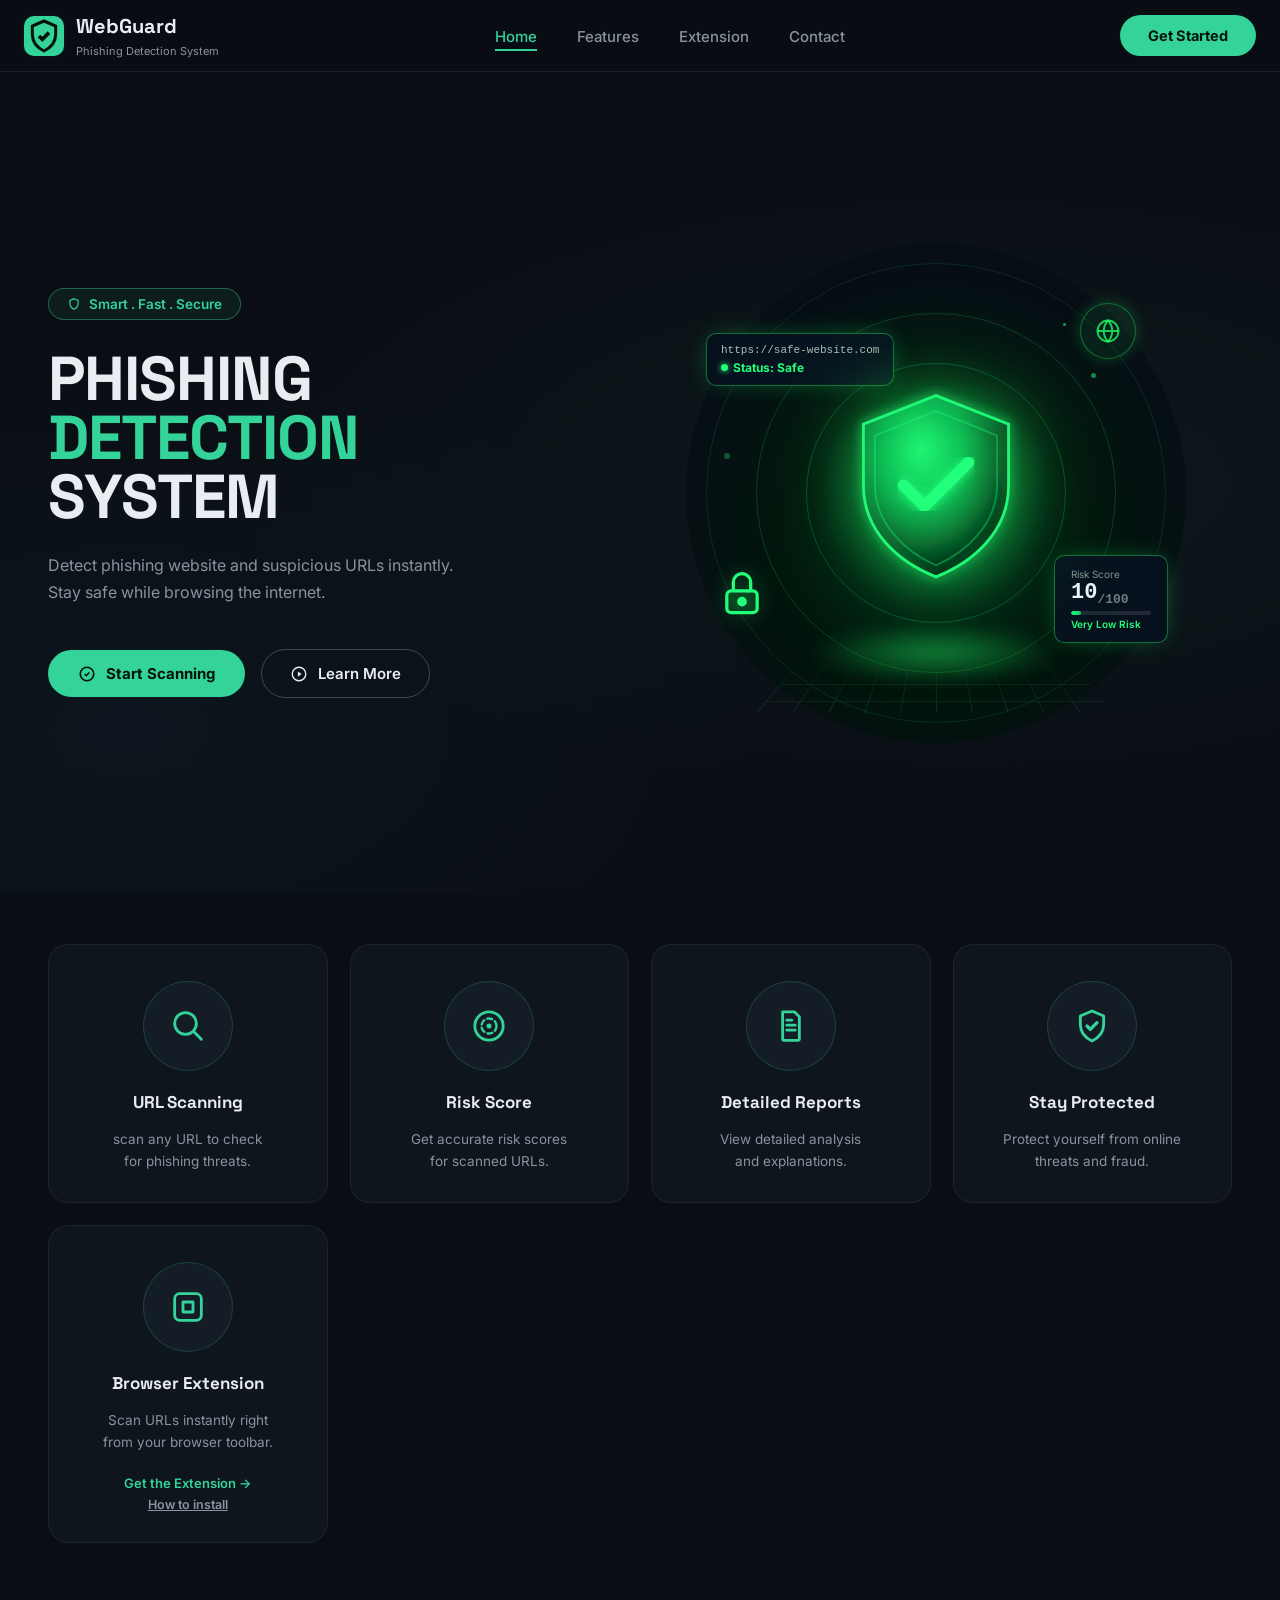
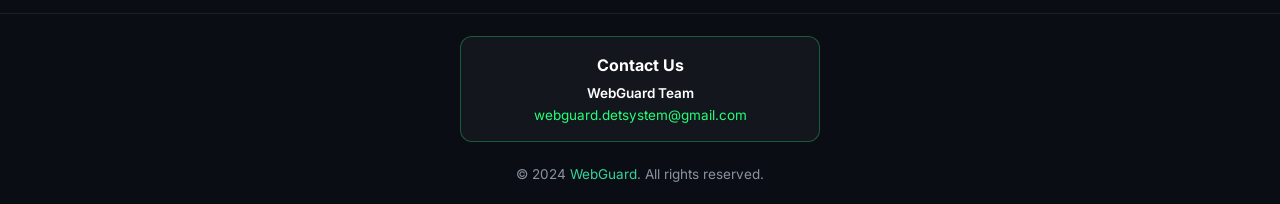
<file: frontend/index.html>
<!DOCTYPE html>
<html lang="en">
<head>
<meta charset="UTF-8">
<meta name="viewport" content="width=device-width, initial-scale=1.0">
<title>WebGuard — Phishing Detection System</title>
<link rel="preconnect" href="https://fonts.googleapis.com">
<link href="https://fonts.googleapis.com/css2?family=Space+Grotesk:wght@500;600;700;900&family=Inter:wght@400;500;600;700&display=swap" rel="stylesheet">
<link rel="stylesheet" href="css/home.css">
<link rel="stylesheet" href="css/hero-visual.css">
</head>
<body>

<!-- NAVBAR -->
<nav class="navbar">
  <div class="nav-brand">
    <span class="logo-icon">
      <svg viewBox="0 0 24 24" fill="none" stroke="currentColor" stroke-width="1.8">
        <path d="M12 3l7 3v5c0 5-3.2 8.2-7 10-3.8-1.8-7-5-7-10V6l7-3z"/>
        <path d="M9 12l2 2 4-4" stroke-width="2.2"/>
      </svg>
    </span>
    <div class="logo-text">
      <strong>WebGuard</strong>
      <span>Phishing Detection System</span>
    </div>
  </div>
   <ul class="nav-links">
    <li><a href="home.html" class="active">Home</a></li>
    <li><a href="#features">Features</a></li>

    <li><a href="downloads/webguard-extension.zip" download>Extension</a></li>
    <li><a href="#contact">Contact</a></li>
  </ul>
  <a href="user/checker.html" class="btn-get-started">Get Started</a>
</nav>

<!-- HERO -->
<section class="hero">

  <!-- Left text -->
  <div class="hero-left">
    <div class="hero-badge">
      <svg viewBox="0 0 24 24" fill="none" stroke="currentColor" stroke-width="2" width="14" height="14">
        <path d="M12 3l7 3v5c0 5-3.2 8.2-7 10-3.8-1.8-7-5-7-10V6l7-3z"/>
      </svg>
      Smart . Fast . Secure
    </div>
    <h1 class="hero-title">PHISHING <em>DETECTION</em><br>SYSTEM</h1>
    <p class="hero-sub">
      Detect phishing website and suspicious URLs instantly.<br>
      Stay safe while browsing the internet.
    </p>
    <div class="hero-btns">
      <a href="user/checker.html" class="btn-scan">
        <svg viewBox="0 0 24 24" fill="none" stroke="currentColor" stroke-width="2.2" width="18" height="18">
          <circle cx="12" cy="12" r="9"/>
          <path d="M9 12l2 2 4-4" stroke-width="2.2"/>
        </svg>
        Start Scanning
      </a>
      <a href="#features" class="btn-learn">
        <svg viewBox="0 0 24 24" fill="currentColor" width="18" height="18">
          <circle cx="12" cy="12" r="9" fill="none" stroke="currentColor" stroke-width="1.8"/>
          <path d="M10.5 8.5l5 3.5-5 3.5V8.5z"/>
        </svg>
        Learn More
      </a>
    </div>
  </div>

  <!-- Right — hero visual -->
  <div class="hero-right">
    <div class="hero-visual-wrap">

      <div class="hv-backdrop"></div>

      <!-- Rings -->
      <div class="hv-ring r1"></div>
      <div class="hv-ring r2"></div>
      <div class="hv-ring r3"></div>

      <!-- Platform grid + glow -->
      <div class="hv-platform"></div>
      <div class="hv-ground-glow"></div>
      <div class="hv-ambient"></div>

      <!-- URL floating card -->
      <div class="hv-url-card">
        <div class="uc-url">https://safe-website.com</div>
        <div class="uc-status"><span class="uc-dot"></span>Status: Safe</div>
      </div>

      <!-- Globe top right -->
      <div class="hv-globe">
        <svg viewBox="0 0 24 24" fill="none" stroke="currentColor" stroke-width="1.6">
          <circle cx="12" cy="12" r="9"/>
          <path d="M3 12h18M12 3a13 13 0 010 18 13 13 0 010-18z"/>
        </svg>
      </div>

      <!-- Central shield -->
      <div class="hv-shield">
        <svg viewBox="0 0 100 110" fill="none">
          <defs>
            <radialGradient id="sg" cx="40%" cy="30%" r="70%">
              <stop offset="0%" stop-color="#22ff7a" stop-opacity="0.8"/>
              <stop offset="40%" stop-color="#10d060" stop-opacity="0.5"/>
              <stop offset="100%" stop-color="#041a0c" stop-opacity="0.9"/>
            </radialGradient>
            <filter id="glow-f">
              <feGaussianBlur stdDeviation="3" result="blur"/>
              <feMerge><feMergeNode in="blur"/><feMergeNode in="SourceGraphic"/></feMerge>
            </filter>
          </defs>
          <!-- Shield outline glow -->
          <path d="M50 5 L88 20 L88 52 C88 76 70 92 50 100 C30 92 12 76 12 52 L12 20 Z"
            fill="url(#sg)"
            stroke="#22ff7a"
            stroke-width="1.5"
            filter="url(#glow-f)"
            opacity="0.95"/>
          <!-- Inner shield highlight -->
          <path d="M50 13 L82 26 L82 52 C82 72 66 87 50 94 C34 87 18 72 18 52 L18 26 Z"
            fill="none"
            stroke="rgba(34,255,122,0.35)"
            stroke-width="1"/>
          <!-- Checkmark -->
          <path d="M33 52 L44 63 L67 40"
            stroke="#22ff7a"
            stroke-width="6"
            stroke-linecap="round"
            stroke-linejoin="round"
            filter="url(#glow-f)"/>
        </svg>
      </div>

      <!-- Padlock left -->
      <div class="hv-padlock">
        <svg viewBox="0 0 24 24" fill="none" stroke="#22ff7a" stroke-width="1.5">
          <rect x="5" y="11" width="14" height="10" rx="2" fill="rgba(34,255,100,0.1)" stroke="#22ff7a"/>
          <path d="M8 11V7a4 4 0 018 0v4"/>
          <circle cx="12" cy="16" r="1.5" fill="#22ff7a"/>
        </svg>
      </div>

      <!-- Risk score card -->
      <div class="hv-risk-card">
        <div class="rc-label">Risk Score</div>
        <div class="rc-score">10<sub>/100</sub></div>
        <div class="rc-bar"><div class="rc-bar-fill"></div></div>
        <div class="rc-low">Very Low Risk</div>
      </div>

      <!-- Dot particles -->
      <span class="hv-dot d1"></span>
      <span class="hv-dot d2"></span>
      <span class="hv-dot d3"></span>
      <span class="hv-dot d4"></span>

    </div>
  </div>

</section>

<!-- FEATURE CARDS -->
<section class="features" id="features">

  <div class="ftr-card">
    <div class="ftr-icon-wrap">
      <svg viewBox="0 0 24 24" fill="none" stroke-width="1.7" stroke-linecap="round" stroke-linejoin="round">
        <circle cx="10.5" cy="10.5" r="6.5"/>
        <path d="M20 20l-4.8-4.8"/>
      </svg>
    </div>
    <h3>URL Scanning</h3>
    <p>scan any URL to check<br>for phishing threats.</p>
  </div>

  <div class="ftr-card">
    <div class="ftr-icon-wrap">
      <svg viewBox="0 0 24 24" fill="none" stroke-width="1.7" stroke-linecap="round" stroke-linejoin="round">
        <circle cx="12" cy="12" r="8.5"/>
        <circle cx="12" cy="12" r="4.5" stroke-width="1.4" stroke-dasharray="3 2"/>
        <circle cx="12" cy="12" r="1.5" fill="currentColor" stroke="none"/>
      </svg>
    </div>
    <h3>Risk Score</h3>
    <p>Get accurate risk scores<br>for scanned URLs.</p>
  </div>

  <div class="ftr-card">
    <div class="ftr-icon-wrap">
      <svg viewBox="0 0 24 24" fill="none" stroke-width="1.7" stroke-linecap="round" stroke-linejoin="round">
        <path d="M7 3.5h7l3 3V20a.6.6 0 01-.6.6H7.6A.6.6 0 017 20V3.5z"/>
        <path d="M9.5 11.5h5M9.5 14.5h5M9.5 8.5h3"/>
      </svg>
    </div>
    <h3>Detailed Reports</h3>
    <p>View detailed analysis<br>and explanations.</p>
  </div>

   <div class="ftr-card">
    <div class="ftr-icon-wrap">
      <svg viewBox="0 0 24 24" fill="none" stroke-width="1.7" stroke-linecap="round" stroke-linejoin="round">
        <path d="M12 3l7 3v5c0 5-3.2 8.2-7 10-3.8-1.8-7-5-7-10V6l7-3z"/>
        <path d="M9 12l2 2 4-4" stroke-width="2"/>
      </svg>
    </div>
    <h3>Stay Protected</h3>
    <p>Protect yourself from online<br>threats and fraud.</p>
  </div>

      <div class="ftr-card">
    <div class="ftr-icon-wrap">
      <svg viewBox="0 0 24 24" fill="none" stroke-width="1.7" stroke-linecap="round" stroke-linejoin="round">
        <rect x="4" y="4" width="16" height="16" rx="3"/>
        <path d="M9 9h6v6H9z"/>
      </svg>
    </div>
    <h3>Browser Extension</h3>
    <p>Scan URLs instantly right<br>from your browser toolbar.</p>
    <div class="ftr-ext-actions">
      <a href="downloads/webguard-extension.zip" class="ftr-link" download>Get the Extension →</a>
      <button class="ftr-link-secondary" id="howToInstallBtn" type="button">How to install</button>
    </div>
  </div>

</section>

<!-- Extension Install Instructions Modal -->
<div class="install-modal-overlay" id="installModalOverlay">
  <div class="install-modal">
    <button class="install-modal-close" id="installModalClose" aria-label="Close">×</button>
    <h3>Install the WebGuard Extension</h3>
    <p class="install-modal-sub">Follow these steps after downloading the ZIP file.</p>
    <ol class="install-steps">
      <li>Download the WebGuard extension ZIP.</li>
      <li>Extract the ZIP file.</li>
      <li>Open Chrome and go to <code>chrome://extensions/</code></li>
      <li>Enable Developer mode.</li>
      <li>Click Load unpacked.</li>
      <li>Select the extracted extension folder.</li>
    </ol>
  </div>
</div>

<!-- FOOTER -->
<footer class="home-footer" id="contact">
  <div class="contact-card">
    <h3>Contact Us</h3>
    <strong>WebGuard Team</strong>
    <a href="mailto:webguard.detsystem@gmail.com">webguard.detsystem@gmail.com</a>
  </div>
  <p>© 2024 <em>WebGuard</em>. All rights reserved.</p>
</footer>

<script src="js/home.js"></script>
</body>
</html>
</file>
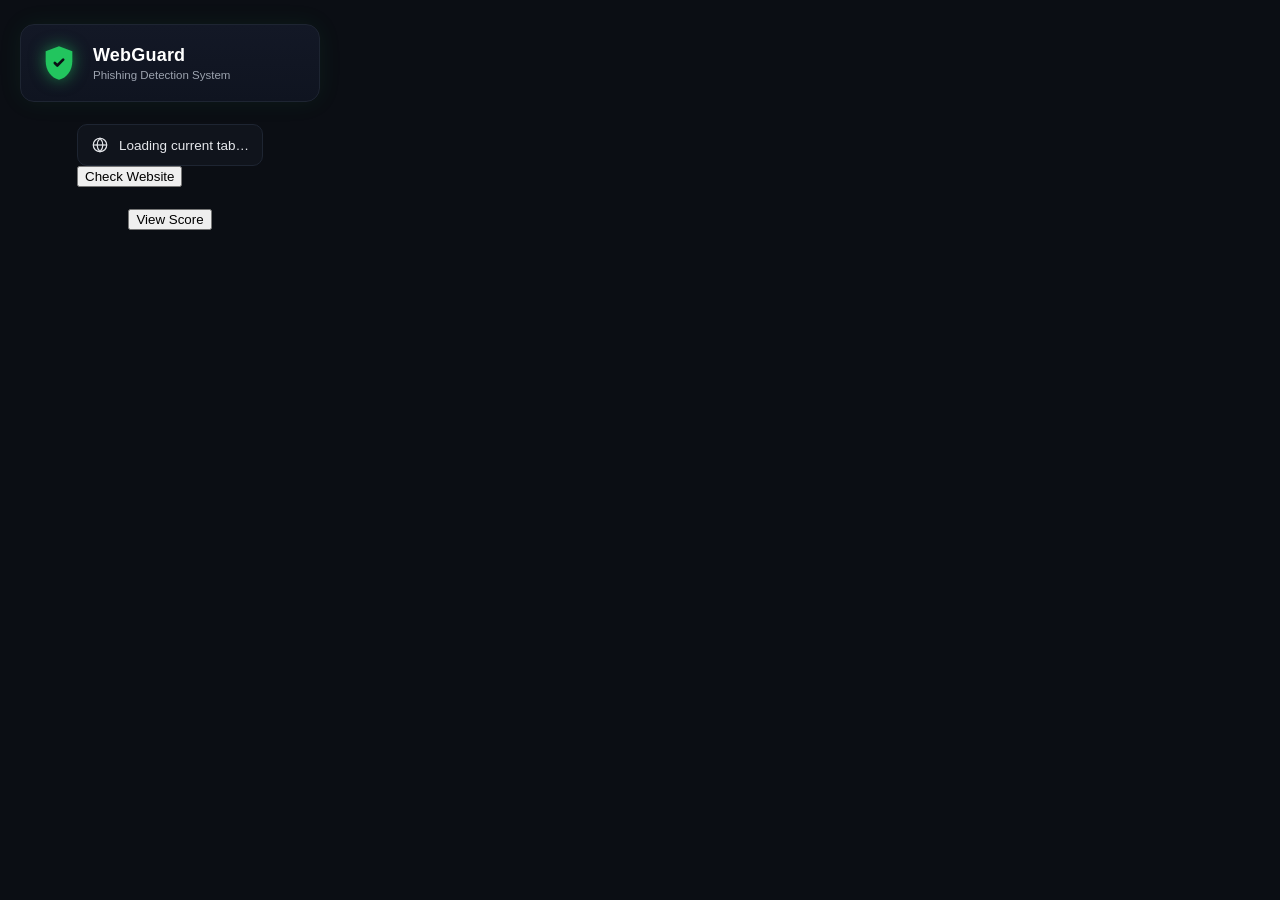
<file: extension/popup.html>
<!DOCTYPE html>
<html lang="en">
<head>
<meta charset="UTF-8">
<title>WebGuard</title>
<link rel="stylesheet" href="popup.css">
</head>
<body>

  <div class="app">

    <div class="header">
      <svg class="shield" viewBox="0 0 24 24" fill="none" xmlns="http://www.w3.org/2000/svg">
        <path d="M12 2L4 5V11C4 16.5 7.4 21.2 12 22C16.6 21.2 20 16.5 20 11V5L12 2Z" fill="#22c55e"/>
        <path d="M9.5 12L11 13.5L14.5 10" stroke="#0b0e14" stroke-width="1.6" stroke-linecap="round" stroke-linejoin="round"/>
      </svg>
      <div class="header-text">
        <h1>WebGuard</h1>
        <p>Phishing Detection System</p>
      </div>
    </div>

    <!-- SCREEN 1: URL + Check button -->
    <div class="screen" id="checkScreen">

      <div class="url-row">
        <svg class="globe" viewBox="0 0 24 24" fill="none" xmlns="http://www.w3.org/2000/svg">
          <circle cx="12" cy="12" r="9" stroke="currentColor" stroke-width="1.6"/>
          <path d="M3 12H21" stroke="currentColor" stroke-width="1.6"/>
          <path d="M12 3C14.5 5.5 15.8 8.6 15.8 12C15.8 15.4 14.5 18.5 12 21C9.5 18.5 8.2 15.4 8.2 12C8.2 8.6 9.5 5.5 12 3Z" stroke="currentColor" stroke-width="1.6"/>
        </svg>
        <span class="url-text" id="urlText">Loading current tab…</span>
      </div>

      <button class="btn" id="checkBtn">Check Website</button>

    </div>

    <!-- SCREEN 2: Result box + View Score button -->
    <div class="screen hidden" id="resultScreen">

      <div class="result-box" id="resultBox">
        <div class="spinner" id="spinner"></div>
      </div>

      <button class="btn" id="viewScoreBtn">View Score</button>

      <div class="details hidden" id="details"></div>

    </div>

  </div>

  <script src="popup.js"></script>
</body>
</html>
</file>
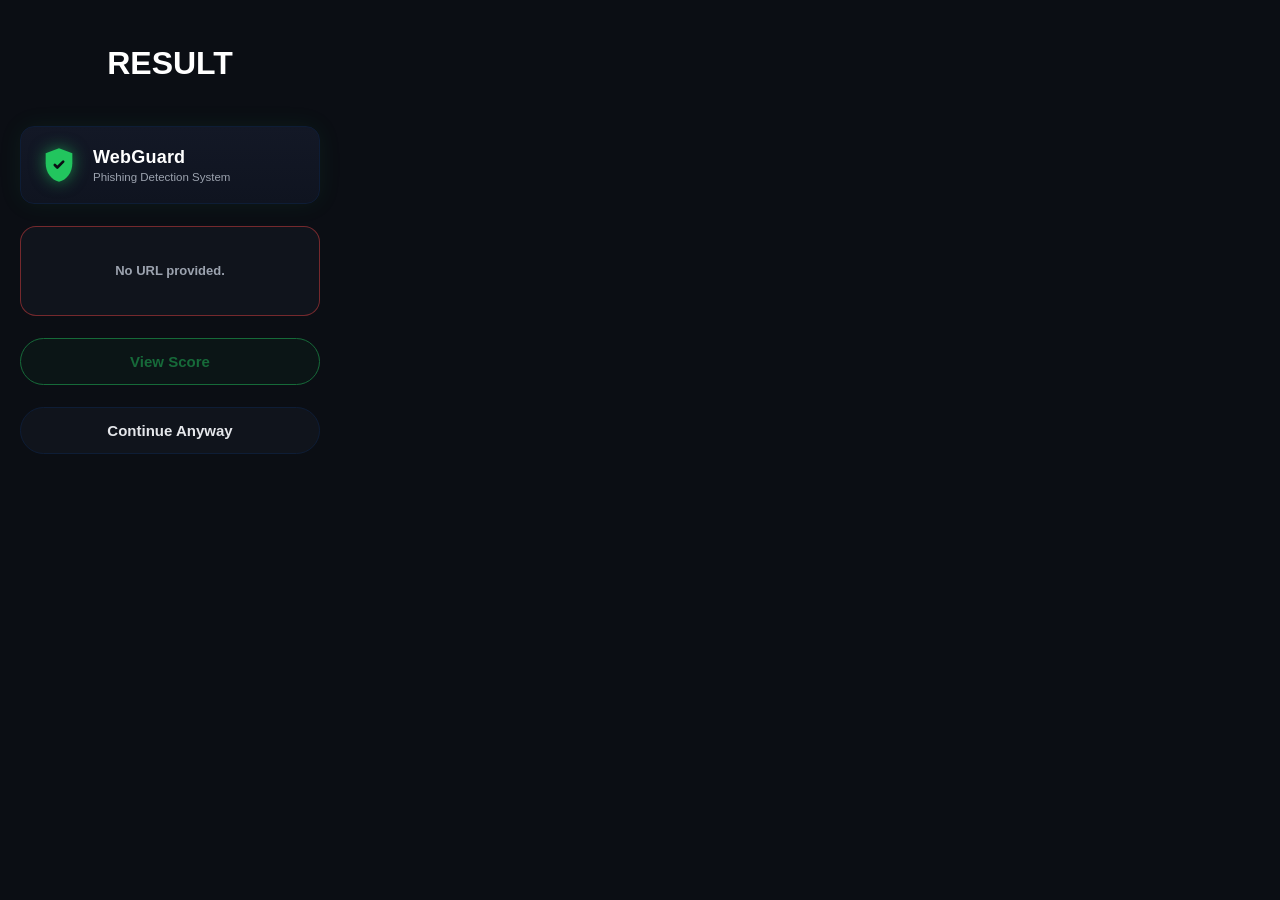
<file: extension/result.html>
<!DOCTYPE html>
<html lang="en">
<head>
<meta charset="UTF-8">
<title>WebGuard — Result</title>
<link rel="stylesheet" href="styles.css">
</head>
<body>

  <div class="app">
    <h1 style="color:white">RESULT</h1>

    <div class="header">
      <svg class="shield" viewBox="0 0 24 24" fill="none" xmlns="http://www.w3.org/2000/svg">
        <path d="M12 2L4 5V11C4 16.5 7.4 21.2 12 22C16.6 21.2 20 16.5 20 11V5L12 2Z" fill="#22c55e"/>
        <path d="M9.5 12L11 13.5L14.5 10" stroke="#0b0e14" stroke-width="1.6" stroke-linecap="round" stroke-linejoin="round"/>
      </svg>
      <div class="header-text">
        <h1>WebGuard</h1>
        <p>Phishing Detection System</p>
      </div>
    </div>

    <!-- SCREEN 2 (only screen in this popup): Result box + View Score button -->
    <div class="screen" id="resultScreen">

      <div class="result-box" id="resultBox">
        <div class="spinner" id="spinner"></div>
      </div>

      <button class="btn" id="viewScoreBtn" disabled>View Score</button>

      <div class="details hidden" id="details"></div>

      <button class="btn secondary" id="continueBtn">
    Continue Anyway
</button>
    </div>

  </div>

  <script src="result.js"></script>
</body>
</html>
</file>
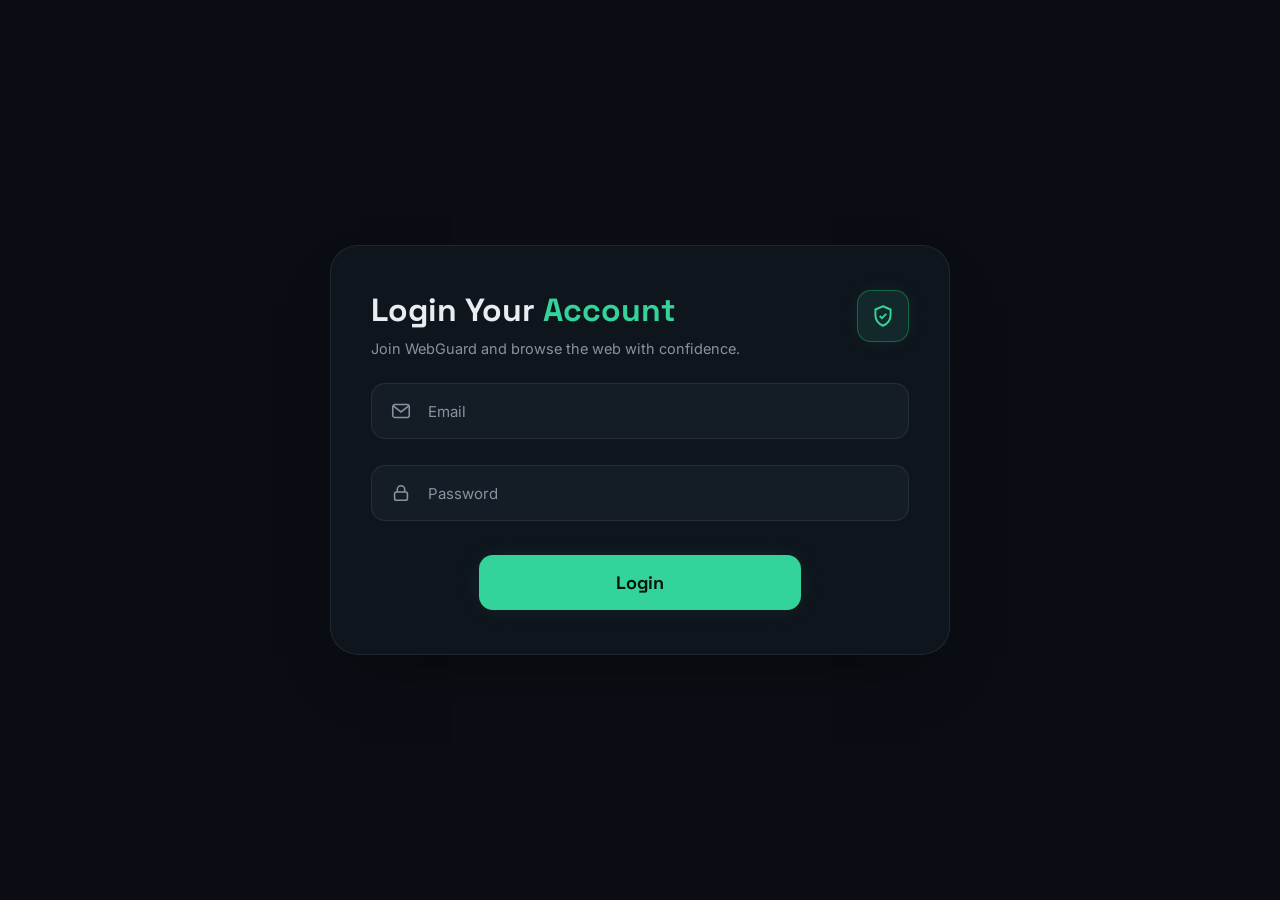
<file: frontend/admin/login.html>
<!DOCTYPE html>
<html lang="en">
<head>
<meta charset="UTF-8">
<meta name="viewport" content="width=device-width, initial-scale=1.0">
<title>WebGuard — Admin Login</title>
<link rel="preconnect" href="https://fonts.googleapis.com">
<link href="https://fonts.googleapis.com/css2?family=Space+Grotesk:wght@500;600;700&family=Inter:wght@400;500;600&family=JetBrains+Mono:wght@400;500&display=swap" rel="stylesheet">
<link rel="stylesheet" href="../css/style.css">
<link rel="stylesheet" href="../css/login.css">
</head>
<body class="login-body">

  <div class="login-wrap">
    <form class="login-card" id="loginForm">

      <div class="login-head">
        <div>
          <h1>Login Your <span>Account</span></h1>
          <p>Join WebGuard and browse the web with confidence.</p>
        </div>
        <span class="login-shield">
          <svg viewBox="0 0 24 24" fill="none" stroke="currentColor" stroke-width="1.8">
            <path d="M12 3l7 3v5c0 5-3.2 8.2-7 10-3.8-1.8-7-5-7-10V6l7-3z"/>
            <path d="M9 12l2 2 4-4"/>
          </svg>
        </span>
      </div>

      <div class="login-field">
        <span class="field-icon">
          <svg viewBox="0 0 24 24" fill="none" stroke="currentColor" stroke-width="1.7">
            <rect x="3" y="5" width="18" height="14" rx="2.5"/>
            <path d="M3.5 6.5L12 13l8.5-6.5"/>
          </svg>
        </span>
        <input type="email" id="email" name="email" placeholder="Email" autocomplete="email" required>
      </div>

      <div class="login-field">
        <span class="field-icon">
          <svg viewBox="0 0 24 24" fill="none" stroke="currentColor" stroke-width="1.7">
            <rect x="5" y="11" width="14" height="9" rx="2"/>
            <path d="M8 11V8a4 4 0 018 0v3"/>
          </svg>
        </span>
        <input type="password" id="password" name="password" placeholder="Password" autocomplete="current-password" required>
      </div>

      <button type="submit" class="login-btn" id="loginBtn">Login</button>

    </form>
  </div>

<script src="../js/api.js"></script>
<script src="../js/login.js"></script>

</body>
</html>
</file>
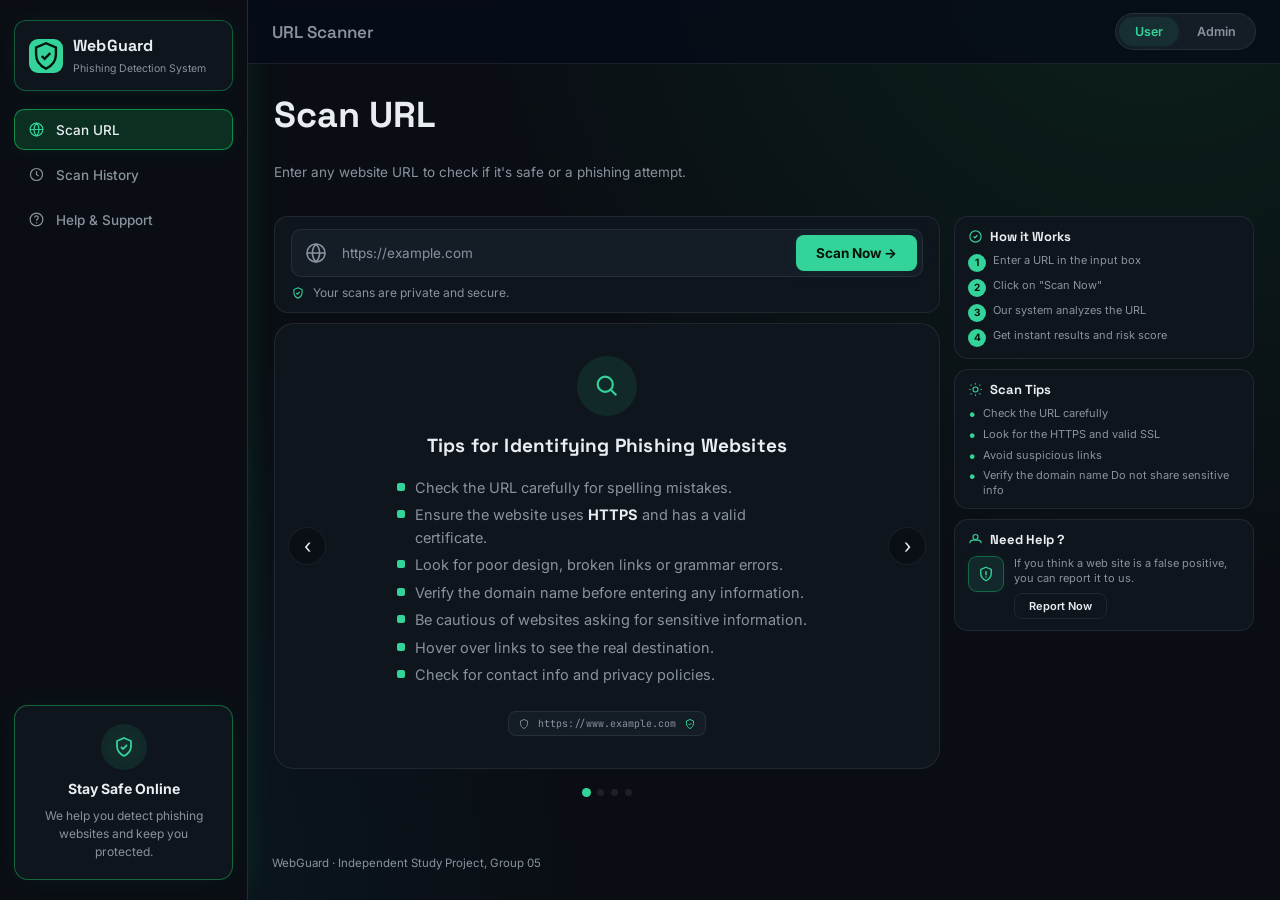
<file: frontend/user/checker.html>
<!DOCTYPE html>
<html lang="en">
<head>
<meta charset="UTF-8">
<meta name="viewport" content="width=device-width, initial-scale=1.0">
<title>WebGuard — URL Scanner</title>
<link rel="preconnect" href="https://fonts.googleapis.com">
<link href="https://fonts.googleapis.com/css2?family=Space+Grotesk:wght@500;600;700&family=Inter:wght@400;500;600&family=JetBrains+Mono:wght@400;500&display=swap" rel="stylesheet">
<link rel="stylesheet" href="../css/style.css">
<link rel="stylesheet" href="../css/checker.css">
</head>
<body>

<div class="app">

  <!-- Sidebar -->
  <aside class="sidebar" id="sidebar">
    <div class="brand">
      <span class="brand-mark">
        <svg viewBox="0 0 24 24" fill="none" stroke="currentColor" stroke-width="1.7">
          <path d="M12 3l7 3v5c0 5-3.2 8.2-7 10-3.8-1.8-7-5-7-10V6l7-3z"/>
          <path d="M9 12l2 2 4-4"/>
        </svg>
      </span>
      <div class="brand-text"><strong>WebGuard</strong><span>Phishing Detection System</span></div>
    </div>

    <nav class="nav" aria-label="Primary">
      <a href="checker.html" class="nav-item active" aria-current="page">
        <svg viewBox="0 0 24 24" fill="none" stroke="currentColor" stroke-width="1.7"><circle cx="12" cy="12" r="9"/><path d="M3 12h18M12 3a13 13 0 010 18 13 13 0 010-18z"/></svg>
        Scan URL
      </a>
      <a href="history.html" class="nav-item">
        <svg viewBox="0 0 24 24" fill="none" stroke="currentColor" stroke-width="1.7"><circle cx="12" cy="12" r="8.5"/><path d="M12 7.5V12l3 2"/></svg>
        Scan History
      </a>
      <a href="about.html" class="nav-item">
        <svg viewBox="0 0 24 24" fill="none" stroke="currentColor" stroke-width="1.7"><circle cx="12" cy="12" r="9"/><path d="M9.5 9.3a2.5 2.5 0 114 2c-.9.7-1.5 1.3-1.5 2.4"/><circle cx="12" cy="16.7" r=".3" fill="currentColor"/></svg>
        Help &amp; Support
      </a>
    </nav>

    <div class="status-card">
      <span class="shield-icon">
        <svg viewBox="0 0 24 24" fill="none" stroke="currentColor" stroke-width="1.8">
          <path d="M12 3l7 3v5c0 5-3.2 8.2-7 10-3.8-1.8-7-5-7-10V6l7-3z"/>
          <path d="M9 12l2 2 4-4"/>
        </svg>
      </span>
      <strong>Stay Safe Online</strong>
      <p>We help you detect phishing websites and keep you protected.</p>
    </div>
  </aside>

  <!-- Main -->
  <div class="main">
    <header class="topbar">
      <button id="menuToggle" aria-label="Toggle navigation">
        <svg viewBox="0 0 24 24" width="16" height="16" fill="none" stroke="currentColor" stroke-width="2"><path d="M4 7h16M4 12h16M4 17h16"/></svg>
      </button>
      <h1>URL Scanner</h1>
      <div class="topbar-right">
               <div class="role-toggle">
          <a href="index.html" class="active">User</a>
          <a href="../admin/login.html">Admin</a>
        </div>
      </div>
    </header>

    <section class="content">

      <h2 class="page-title">Scan URL</h2>
      <p class="page-sub">Enter any website URL to check if it's safe or a phishing attempt.</p>

      <div class="checker-grid">

        <!-- Main column -->
        <div class="checker-main">

          <!-- Scan input -->
          <div class="scan-panel">
            <div class="scan-input-row">
              <span class="globe-icon">
                <svg viewBox="0 0 24 24" fill="none" stroke="currentColor" stroke-width="1.6">
                  <circle cx="12" cy="12" r="9"/>
                  <path d="M3 12h18M12 3a13 13 0 010 18 13 13 0 010-18z"/>
                </svg>
              </span>
              <input type="text" id="urlInput" placeholder="https://example.com" aria-label="URL to scan">
              <button class="scan-now-btn" id="scanBtn">
                Scan Now →
              </button>
            </div>
            <div class="scan-privacy">
              <svg viewBox="0 0 24 24" fill="none" stroke="currentColor" stroke-width="1.8">
                <path d="M12 3l7 3v5c0 5-3.2 8.2-7 10-3.8-1.8-7-5-7-10V6l7-3z"/>
                <path d="M9 12l2 2 4-4"/>
              </svg>
              Your scans are private and secure.
            </div>
          </div>

          <!-- Info cards carousel -->
          <div class="info-carousel-wrap">
            <button class="carousel-arrow prev" id="infoPrev" aria-label="Previous tip">‹</button>

            <div class="info-carousel" id="infoCarousel">

              <div class="info-card card-search">
                <div class="info-card-head">
                  <span class="info-icon">
                    <svg viewBox="0 0 24 24" fill="none" stroke="currentColor" stroke-width="1.8"><circle cx="10.5" cy="10.5" r="6.5"/><path d="M20 20l-4.5-4.5"/></svg>
                  </span>
                  <h4>Tips for Identifying Phishing Websites</h4>
                </div>
                <ul class="info-list">
                  <li>Check the URL carefully for spelling mistakes.</li>
                  <li>Ensure the website uses <strong>HTTPS</strong> and has a valid certificate.</li>
                  <li>Look for poor design, broken links or grammar errors.</li>
                  <li>Verify the domain name before entering any information.</li>
                  <li>Be cautious of websites asking for sensitive information.</li>
                  <li>Hover over links to see the real destination.</li>
                  <li>Check for contact info and privacy policies.</li>
                </ul>
                <div class="url-preview">
                  <svg viewBox="0 0 24 24" fill="none" stroke="currentColor" stroke-width="1.8"><path d="M12 3l7 3v5c0 5-3.2 8.2-7 10-3.8-1.8-7-5-7-10V6l7-3z"/></svg>
                  <span>https://www.example.com</span>
                  <svg class="check" viewBox="0 0 24 24" fill="none" stroke="currentColor" stroke-width="2"><path d="M12 3l7 3v5c0 5-3.2 8.2-7 10-3.8-1.8-7-5-7-10V6l7-3z"/><path d="M9 12l2 2 4-4"/></svg>
                </div>
              </div>

              <div class="info-card card-alert">
                <div class="info-card-head">
                  <span class="info-icon">
                    <svg viewBox="0 0 24 24" fill="none" stroke="currentColor" stroke-width="1.8"><path d="M12 3l9 16H3l9-16z"/><path d="M12 9v4M12 16h.01" stroke-width="2"/></svg>
                  </span>
                  <h4>Common Phishing Techniques</h4>
                </div>
                <ul class="info-list">
                  <li>Fake login pages that imitate trusted websites.</li>
                  <li>Emails or messages containing malicious links.</li>
                  <li>Urgent security alerts asking you to verify your account.</li>
                  <li>Fake banking or payment requests.</li>
                  <li>Prize, lottery, or gift card scams.</li>
                  <li>Social media impersonation attacks.</li>
                  <li>QR code phishing (Quishing).</li>
                  <li>Pop-up messages claiming your device is infected.</li>
                </ul>
              </div>

              <div class="info-card card-shield">
                <div class="info-card-head">
                  <span class="info-icon">
                    <svg viewBox="0 0 24 24" fill="none" stroke="currentColor" stroke-width="1.8"><path d="M12 3l7 3v5c0 5-3.2 8.2-7 10-3.8-1.8-7-5-7-10V6l7-3z"/></svg>
                  </span>
                  <h4>Safe Browsing Guidelines</h4>
                </div>
                <ul class="info-list">
                  <li>Keep your browser and operating system updated.</li>
                  <li>Use strong, unique passwords for every account.</li>
                  <li>Enable Two-Factor Authentication (2FA).</li>
                  <li>Avoid clicking suspicious links or downloading unknown files.</li>
                  <li>Use trusted antivirus and security software.</li>
                  <li>Only download software from official websites.</li>
                  <li>Regularly clear browser cache and cookies.</li>
                </ul>
              </div>

              <div class="info-card card-lock">
                <div class="info-card-head">
                  <span class="info-icon">
                    <svg viewBox="0 0 24 24" fill="none" stroke="currentColor" stroke-width="1.8"><rect x="5" y="11" width="14" height="9" rx="2"/><path d="M8 11V7a4 4 0 018 0v4"/></svg>
                  </span>
                  <h4>What to Do Before Entering Passwords</h4>
                </div>
                <ul class="info-list">
                  <li>Confirm the website address is correct.</li>
                  <li>Check for the HTTPS padlock icon.</li>
                  <li>Make sure the login page belongs to the official website.</li>
                  <li>Verify there are no spelling mistakes in the domain name.</li>
                  <li>Never enter passwords after clicking links from suspicious emails.</li>
                  <li>If unsure, manually type the website address into the browser.</li>
                  <li>Ensure the browser does not display security warnings.</li>
                  <li>Use a password manager to detect fake login pages.</li>
                </ul>
              </div>

            </div>
            <button class="carousel-arrow next" id="infoNext" aria-label="Next tip">›</button>
          </div>

          <div class="carousel-dots" id="infoDots">
            <span class="dot active"></span>
            <span class="dot"></span>
            <span class="dot"></span>
            <span class="dot"></span>
          </div>

        </div>

        <!-- Sidebar -->
        <div class="checker-side">

          <!-- How it works -->
          <div class="side-panel">
            <div class="side-panel-head">
              <svg viewBox="0 0 24 24" fill="none" stroke="currentColor" stroke-width="1.8">
                <circle cx="12" cy="12" r="9"/>
                <path d="M9 12l2 2 4-4" stroke-width="2"/>
              </svg>
              <h4>How it Works</h4>
            </div>
            <div class="how-steps">
              <div class="how-step"><span class="step-num">1</span>Enter a URL in the input box</div>
              <div class="how-step"><span class="step-num">2</span>Click on "Scan Now"</div>
              <div class="how-step"><span class="step-num">3</span>Our system analyzes the URL</div>
              <div class="how-step"><span class="step-num">4</span>Get instant results and risk score</div>
            </div>
          </div>

          <!-- Scan tips -->
          <div class="side-panel">
            <div class="side-panel-head">
              <svg viewBox="0 0 24 24" fill="none" stroke="currentColor" stroke-width="1.8">
                <circle cx="12" cy="12" r="4"/>
                <path d="M12 2v2M12 20v2M4.22 4.22l1.42 1.42M18.36 18.36l1.42 1.42M2 12h2M20 12h2M4.22 19.78l1.42-1.42M18.36 5.64l1.42-1.42"/>
              </svg>
              <h4>Scan Tips</h4>
            </div>
            <ul class="tip-list">
              <li>Check the URL carefully</li>
              <li>Look for the HTTPS and valid SSL</li>
              <li>Avoid suspicious links</li>
              <li>Verify the domain name Do not share sensitive info</li>
            </ul>
          </div>

          <!-- Need help -->
          <div class="side-panel">
            <div class="side-panel-head">
              <svg viewBox="0 0 24 24" fill="none" stroke="currentColor" stroke-width="1.8">
                <path d="M3 18c0-3 2-5 5-5h8c3 0 5 2 5 5"/>
                <circle cx="12" cy="8" r="4"/>
              </svg>
              <h4>Need Help ?</h4>
            </div>
            <div class="help-body">
              <div class="help-icon">
                <svg viewBox="0 0 24 24" fill="none" stroke="currentColor" stroke-width="1.8">
                  <path d="M12 3l7 3v5c0 5-3.2 8.2-7 10-3.8-1.8-7-5-7-10V6l7-3z"/>
                  <path d="M12 9v4M12 16h.01" stroke-width="2" stroke-linecap="round"/>
                </svg>
              </div>
              <div class="help-text">
                <p>If you think a web site is a false positive, you can report it to us.</p>
                <button class="report-btn">Report Now</button>
              </div>
            </div>
          </div>

        </div>
      </div>

    </section>

    <footer class="app-footer">WebGuard · Independent Study Project, Group 05</footer>
  </div>
</div>

<script src="../js/main.js"></script>
<script src="../js/api.js"></script>
<script src="../js/checker.js"></script>

</body>
</html>
</file>
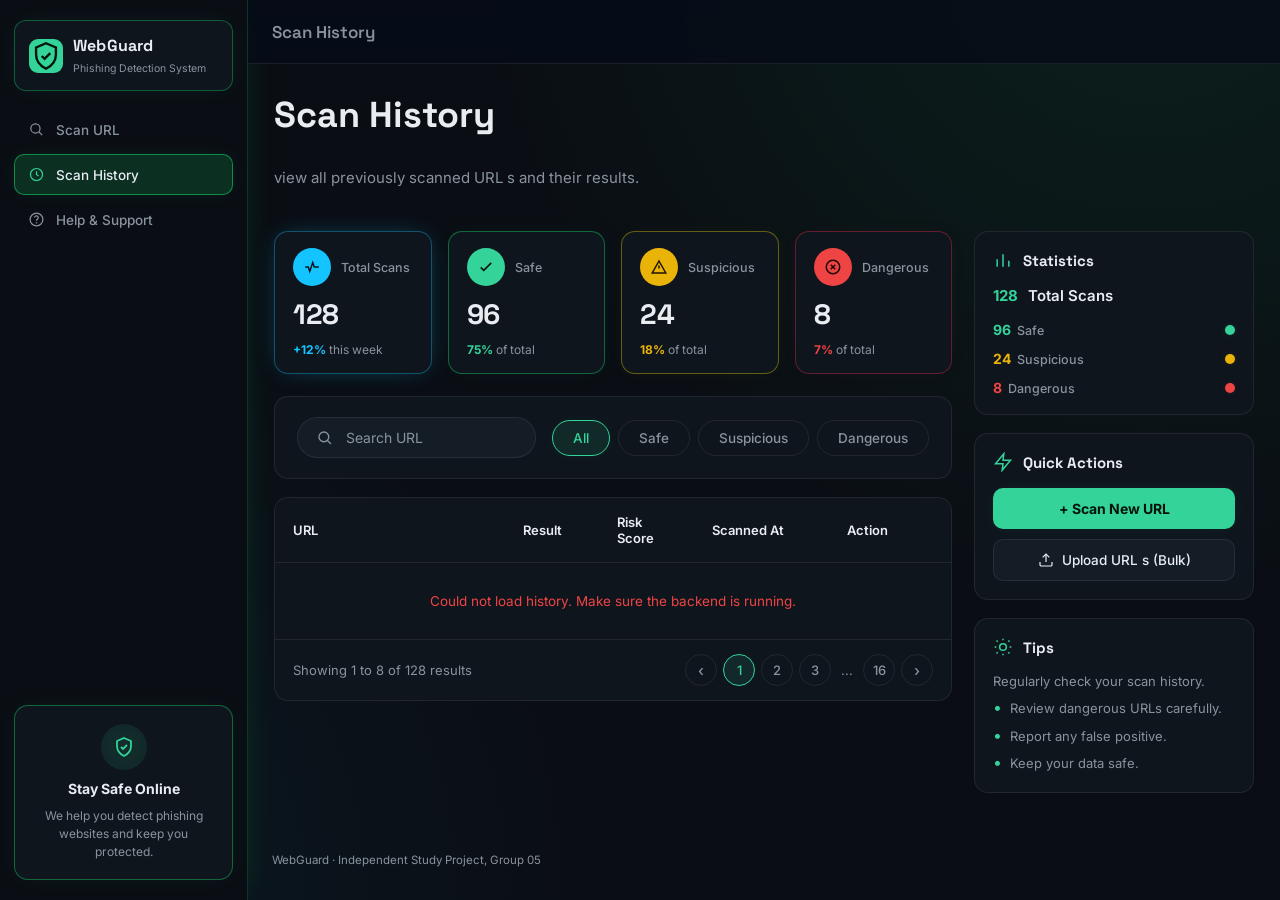
<file: frontend/user/history.html>
<!DOCTYPE html>
<html lang="en">
<head>
<meta charset="UTF-8">
<meta name="viewport" content="width=device-width, initial-scale=1.0">
<title>WebGuard — Scan History</title>
<link rel="preconnect" href="https://fonts.googleapis.com">
<link href="https://fonts.googleapis.com/css2?family=Space+Grotesk:wght@500;600;700&family=Inter:wght@400;500;600&family=JetBrains+Mono:wght@400;500&display=swap" rel="stylesheet">
<link rel="stylesheet" href="../css/style.css">
<link rel="stylesheet" href="../css/history.css">
</head>
<body>

<div class="app">

  <!-- Sidebar -->
  <aside class="sidebar" id="sidebar">
    <div class="brand">
      <span class="brand-mark">
        <svg viewBox="0 0 24 24" fill="none" stroke="currentColor" stroke-width="1.7">
          <path d="M12 3l7 3v5c0 5-3.2 8.2-7 10-3.8-1.8-7-5-7-10V6l7-3z"/>
          <path d="M9 12l2 2 4-4"/>
        </svg>
      </span>
      <div class="brand-text"><strong>WebGuard</strong><span>Phishing Detection System</span></div>
    </div>

    <nav class="nav" aria-label="Primary">
      <a href="checker.html" class="nav-item">
        <svg viewBox="0 0 24 24" fill="none" stroke="currentColor" stroke-width="1.7"><circle cx="10.5" cy="10.5" r="6.5"/><path d="M20 20l-4.8-4.8"/></svg>
        Scan URL
      </a>
      <a href="history.html" class="nav-item active" aria-current="page">
        <svg viewBox="0 0 24 24" fill="none" stroke="currentColor" stroke-width="1.7"><circle cx="12" cy="12" r="8.5"/><path d="M12 7.5V12l3 2"/></svg>
        Scan History
      </a>
      <a href="about.html" class="nav-item">
        <svg viewBox="0 0 24 24" fill="none" stroke="currentColor" stroke-width="1.7"><circle cx="12" cy="12" r="9"/><path d="M9.5 9.3a2.5 2.5 0 114 2c-.9.7-1.5 1.3-1.5 2.4"/><circle cx="12" cy="16.7" r=".3" fill="currentColor"/></svg>
        Help &amp; Support
      </a>
    </nav>

    <div class="status-card">
      <span class="shield-icon">
        <svg viewBox="0 0 24 24" fill="none" stroke="currentColor" stroke-width="1.8">
          <path d="M12 3l7 3v5c0 5-3.2 8.2-7 10-3.8-1.8-7-5-7-10V6l7-3z"/>
          <path d="M9 12l2 2 4-4"/>
        </svg>
      </span>
      <strong>Stay Safe Online</strong>
      <p>We help you detect phishing websites and keep you protected.</p>
    </div>
  </aside>

  <!-- Main -->
  <div class="main">
    <header class="topbar">
      <button id="menuToggle" aria-label="Toggle navigation">
        <svg viewBox="0 0 24 24" width="16" height="16" fill="none" stroke="currentColor" stroke-width="2"><path d="M4 7h16M4 12h16M4 17h16"/></svg>
      </button>
            <h1>Scan History</h1>
    </header>

    <section class="content">

      <h2 class="page-title">Scan History</h2>
      <p class="page-sub">view all previously scanned URL s and their results.</p>

      <div class="history-grid">

        <!-- Main column -->
        <div class="history-main">

          <!-- Stat cards -->
          <div class="stat-grid">
            <div class="stat-card total">
              <div class="stat-top">
                <span class="stat-icon">
                  <svg viewBox="0 0 24 24" fill="none" stroke="currentColor" stroke-width="2"><path d="M3 12h4l2 6 4-12 2 6h6"/></svg>
                </span>
                <span class="stat-label">Total Scans</span>
              </div>
              <span class="stat-value">128</span>
              <span class="stat-delta"><b>+12%</b> this week</span>
            </div>

            <div class="stat-card safe">
              <div class="stat-top">
                <span class="stat-icon">
                  <svg viewBox="0 0 24 24" fill="none" stroke="currentColor" stroke-width="2"><path d="M5 12.5l4 4 10-10"/></svg>
                </span>
                <span class="stat-label">Safe</span>
              </div>
              <span class="stat-value">96</span>
              <span class="stat-delta"><b>75%</b> of total</span>
            </div>

            <div class="stat-card suspicious">
              <div class="stat-top">
                <span class="stat-icon">
                  <svg viewBox="0 0 24 24" fill="none" stroke="currentColor" stroke-width="2"><path d="M12 4l9 16H3z"/><path d="M12 10v4M12 17h.01"/></svg>
                </span>
                <span class="stat-label">Suspicious</span>
              </div>
              <span class="stat-value">24</span>
              <span class="stat-delta"><b>18%</b> of total</span>
            </div>

            <div class="stat-card dangerous">
              <div class="stat-top">
                <span class="stat-icon">
                  <svg viewBox="0 0 24 24" fill="none" stroke="currentColor" stroke-width="2"><circle cx="12" cy="12" r="9"/><path d="M9 9l6 6M15 9l-6 6"/></svg>
                </span>
                <span class="stat-label">Dangerous</span>
              </div>
              <span class="stat-value">8</span>
              <span class="stat-delta"><b>7%</b> of total</span>
            </div>
          </div>

          <!-- Search + Filter -->
          <div class="search-panel">
            <div class="search-wrap">
              <svg viewBox="0 0 24 24" fill="none" stroke="currentColor" stroke-width="1.8">
                <circle cx="10.5" cy="10.5" r="6.5"/><path d="M20 20l-4.8-4.8"/>
              </svg>
              <input type="text" id="searchInput" placeholder="Search URL">
            </div>
            <div class="filter-btns">
              <button class="filter-btn active" data-filter="all">All</button>
              <button class="filter-btn" data-filter="safe">Safe</button>
              <button class="filter-btn" data-filter="suspicious">Suspicious</button>
              <button class="filter-btn" data-filter="dangerous">Dangerous</button>
            </div>
          </div>

          <!-- Table -->
          <div class="history-panel">
            <table class="htable">
              <thead>
                <tr>
                  <th>URL</th>
                  <th>Result</th>
                  <th>Risk Score</th>
                  <th>Scanned At</th>
                  <th>Action</th>
                </tr>
              </thead>
              <tbody id="historyBody">
                <tr>
                  <td><div class="url-cell"><svg viewBox="0 0 24 24" fill="none" stroke="currentColor" stroke-width="1.6"><circle cx="12" cy="12" r="9"/><path d="M3 12h18M12 3a13 13 0 010 18 13 13 0 010-18z"/></svg>example.com</div></td>
                  <td><span class="badge safe">Safe</span></td>
                  <td class="mono">10/100</td>
                  <td class="mono">2 min ago</td>
                  <td><div class="action-cell"><button class="view-btn">View</button><span class="row-more">……</span></div></td>
                </tr>
                <tr>
                  <td><div class="url-cell"><svg viewBox="0 0 24 24" fill="none" stroke="currentColor" stroke-width="1.6"><circle cx="12" cy="12" r="9"/><path d="M3 12h18M12 3a13 13 0 010 18 13 13 0 010-18z"/></svg>secure-login.net</div></td>
                  <td><span class="badge suspicious">Suspicious</span></td>
                  <td class="mono">45/100</td>
                  <td class="mono">15 min ago</td>
                  <td><div class="action-cell"><button class="view-btn">View</button><span class="row-more">……</span></div></td>
                </tr>
                <tr>
                  <td><div class="url-cell"><svg viewBox="0 0 24 24" fill="none" stroke="currentColor" stroke-width="1.6"><circle cx="12" cy="12" r="9"/><path d="M3 12h18M12 3a13 13 0 010 18 13 13 0 010-18z"/></svg>free-money.win</div></td>
                  <td><span class="badge dangerous">Dangerous</span></td>
                  <td class="mono">85/100</td>
                  <td class="mono">1 hour ago</td>
                  <td><div class="action-cell"><button class="view-btn">View</button><span class="row-more">……</span></div></td>
                </tr>
                <tr>
                  <td><div class="url-cell"><svg viewBox="0 0 24 24" fill="none" stroke="currentColor" stroke-width="1.6"><circle cx="12" cy="12" r="9"/><path d="M3 12h18M12 3a13 13 0 010 18 13 13 0 010-18z"/></svg>official-site.org</div></td>
                  <td><span class="badge safe">Safe</span></td>
                  <td class="mono">15/100</td>
                  <td class="mono">3 hours sgo</td>
                  <td><div class="action-cell"><button class="view-btn">View</button><span class="row-more">……</span></div></td>
                </tr>
                <tr>
                  <td><div class="url-cell"><svg viewBox="0 0 24 24" fill="none" stroke="currentColor" stroke-width="1.6"><circle cx="12" cy="12" r="9"/><path d="M3 12h18M12 3a13 13 0 010 18 13 13 0 010-18z"/></svg>click-here.co</div></td>
                  <td><span class="badge dangerous">Dangerous</span></td>
                  <td class="mono">90/100</td>
                  <td class="mono">5 hours ago</td>
                  <td><div class="action-cell"><button class="view-btn">View</button><span class="row-more">……</span></div></td>
                </tr>
                <tr>
                  <td><div class="url-cell"><svg viewBox="0 0 24 24" fill="none" stroke="currentColor" stroke-width="1.6"><circle cx="12" cy="12" r="9"/><path d="M3 12h18M12 3a13 13 0 010 18 13 13 0 010-18z"/></svg>bankver.com</div></td>
                  <td><span class="badge dangerous">Dangerous</span></td>
                  <td class="mono">80/100</td>
                  <td class="mono">5 hours ago</td>
                  <td><div class="action-cell"><button class="view-btn">View</button><span class="row-more">……</span></div></td>
                </tr>
              </tbody>
            </table>

            <!-- Pagination -->
            <div class="pagination">
              <span>Showing 1 to 8 of 128 results</span>
              <div class="page-btns">
                <button class="page-btn arrow">&#8249;</button>
                <button class="page-btn active">1</button>
                <button class="page-btn">2</button>
                <button class="page-btn">3</button>
                <span class="page-dots">...</span>
                <button class="page-btn">16</button>
                <button class="page-btn arrow">&#8250;</button>
              </div>
            </div>
          </div>

        </div>

        <!-- Right sidebar -->
        <div class="history-side">

          <!-- Statistics -->
          <div class="side-panel">
            <div class="side-panel-head">
              <svg viewBox="0 0 24 24" fill="none" stroke="currentColor" stroke-width="1.8"><path d="M5 20V11M12 20V5M19 20v-7"/></svg>
              <h4>Statistics</h4>
            </div>
            <div class="stat-rows">
              <div class="total-row"><span>128</span> Total Scans</div>
              <div class="stat-row">
                <div><span class="stat-num" style="color:var(--accent)">96</span><span class="stat-label">Safe</span></div>
                <span class="stat-dot green"></span>
              </div>
              <div class="stat-row">
                <div><span class="stat-num" style="color:var(--warn)">24</span><span class="stat-label">Suspicious</span></div>
                <span class="stat-dot yellow"></span>
              </div>
              <div class="stat-row">
                <div><span class="stat-num" style="color:var(--danger)">8</span><span class="stat-label">Dangerous</span></div>
                <span class="stat-dot red"></span>
              </div>
            </div>
          </div>

          <!-- Quick Actions -->
          <div class="side-panel">
            <div class="side-panel-head">
              <svg viewBox="0 0 24 24" fill="none" stroke="currentColor" stroke-width="1.8"><path d="M13 2L3 14h9l-1 8 10-12h-9l1-8z"/></svg>
              <h4>Quick Actions</h4>
            </div>
            <div class="quick-actions">
              <button class="qa-primary" onclick="window.location.href='checker.html'">+ Scan New URL</button>
              <button class="qa-secondary">
                <svg viewBox="0 0 24 24" fill="none" stroke="currentColor" stroke-width="1.8"><path d="M21 15v4a2 2 0 01-2 2H5a2 2 0 01-2-2v-4"/><polyline points="17 8 12 3 7 8"/><line x1="12" y1="3" x2="12" y2="15"/></svg>
                Upload URL s (Bulk)
              </button>
            </div>
          </div>

          <!-- Tips -->
          <div class="side-panel">
            <div class="side-panel-head">
              <svg viewBox="0 0 24 24" fill="none" stroke="currentColor" stroke-width="1.8"><circle cx="12" cy="12" r="4"/><path d="M12 2v2M12 20v2M4.22 4.22l1.42 1.42M18.36 18.36l1.42 1.42M2 12h2M20 12h2M4.22 19.78l1.42-1.42M18.36 5.64l1.42-1.42"/></svg>
              <h4>Tips</h4>
            </div>
            <p class="tips-intro">Regularly check your scan history.</p>
            <ul class="tips-list">
              <li>Review dangerous URLs carefully.</li>
              <li>Report any false positive.</li>
              <li>Keep your data safe.</li>
            </ul>
          </div>

        </div>
      </div>

    </section>

    <footer class="app-footer">WebGuard · Independent Study Project, Group 05</footer>
  </div>
</div>

<script src="../js/main.js"></script>
<script src="../js/api.js"></script>
<script src="../js/history.js"></script>
<script>
  document.querySelectorAll('.filter-btn').forEach(btn => {
    btn.addEventListener('click', () => {
      document.querySelectorAll('.filter-btn').forEach(b => b.classList.remove('active'));
      btn.classList.add('active');
      const filter = btn.dataset.filter;
      document.querySelectorAll('#historyBody tr').forEach(row => {
        const badge = row.querySelector('.badge');
        row.style.display = (filter === 'all' || badge?.classList.contains(filter)) ? '' : 'none';
      });
    });
  });

  document.getElementById('searchInput').addEventListener('input', function(){
    const q = this.value.toLowerCase();
    document.querySelectorAll('#historyBody tr').forEach(row => {
      const url = row.querySelector('.url-cell')?.textContent.toLowerCase();
      row.style.display = url?.includes(q) ? '' : 'none';
    });
  });

  document.querySelectorAll('.view-btn').forEach(btn => {
    btn.addEventListener('click', () => { window.location.href = 'result.html'; });
  });

  document.querySelectorAll('.page-btn:not(.arrow)').forEach(btn => {
    btn.addEventListener('click', () => {
      document.querySelectorAll('.page-btn').forEach(b => b.classList.remove('active'));
      btn.classList.add('active');
    });
  });
</script>

</body>
</html>
</file>
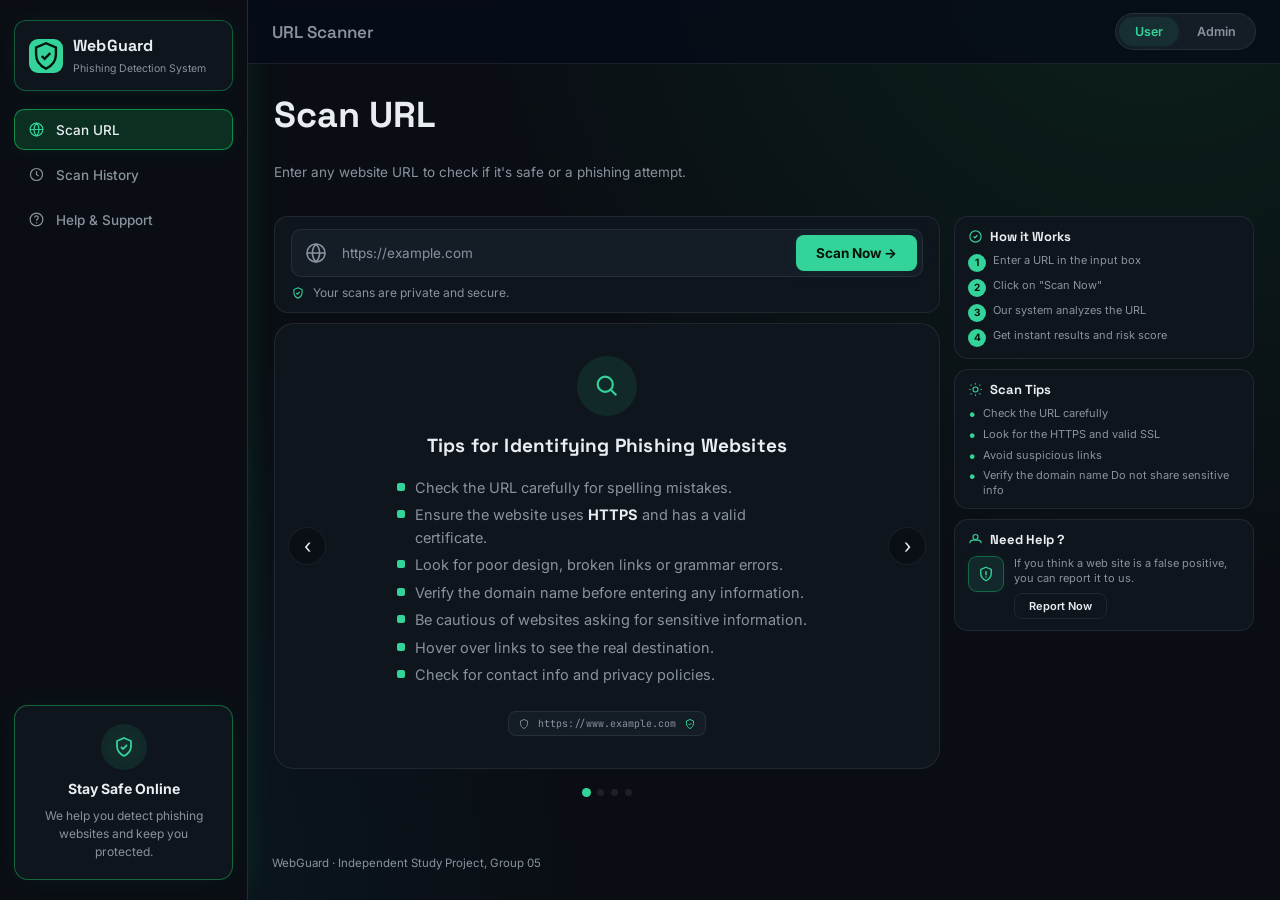
<file: frontend/user/result.html>
<!DOCTYPE html>
<html lang="en">
<head>
<meta charset="UTF-8">
<meta name="viewport" content="width=device-width, initial-scale=1.0">
<title>WebGuard — Scan Result</title>
<link rel="preconnect" href="https://fonts.googleapis.com">
<link href="https://fonts.googleapis.com/css2?family=Space+Grotesk:wght@500;600;700&family=Inter:wght@400;500;600&family=JetBrains+Mono:wght@400;500&display=swap" rel="stylesheet">
<link rel="stylesheet" href="../css/style.css">
<link rel="stylesheet" href="../css/result.css">
</head>
<body>

<div class="app">

  <!-- Sidebar -->
  <aside class="sidebar" id="sidebar">
    <div class="brand">
      <span class="brand-mark">
        <svg viewBox="0 0 24 24" fill="none" stroke="currentColor" stroke-width="1.7">
          <path d="M12 3l7 3v5c0 5-3.2 8.2-7 10-3.8-1.8-7-5-7-10V6l7-3z"/>
          <path d="M9 12l2 2 4-4"/>
        </svg>
      </span>
      <div class="brand-text"><strong>WebGuard</strong><span>Phishing Detection System</span></div>
    </div>

    <nav class="nav" aria-label="Primary">
      <a href="checker.html" class="nav-item active" aria-current="page">
        <svg viewBox="0 0 24 24" fill="none" stroke="currentColor" stroke-width="1.7"><circle cx="10.5" cy="10.5" r="6.5"/><path d="M20 20l-4.8-4.8"/></svg>
        Scan URL
      </a>
      <a href="history.html" class="nav-item">
        <svg viewBox="0 0 24 24" fill="none" stroke="currentColor" stroke-width="1.7"><circle cx="12" cy="12" r="8.5"/><path d="M12 7.5V12l3 2"/></svg>
        Scan History
      </a>
      <a href="about.html" class="nav-item">
        <svg viewBox="0 0 24 24" fill="none" stroke="currentColor" stroke-width="1.7"><circle cx="12" cy="12" r="9"/><path d="M9.5 9.3a2.5 2.5 0 114 2c-.9.7-1.5 1.3-1.5 2.4"/><circle cx="12" cy="16.7" r=".3" fill="currentColor"/></svg>
        Help &amp; Support
      </a>
    </nav>

    <div class="status-card">
      <span class="shield-icon">
        <svg viewBox="0 0 24 24" fill="none" stroke="currentColor" stroke-width="1.8">
          <path d="M12 3l7 3v5c0 5-3.2 8.2-7 10-3.8-1.8-7-5-7-10V6l7-3z"/>
          <path d="M9 12l2 2 4-4"/>
        </svg>
      </span>
      <strong>Stay Safe Online</strong>
      <p>We help you detect phishing websites and keep you protected.</p>
    </div>
  </aside>

  <!-- Main -->
  <div class="main">
    <header class="topbar">
      <button id="menuToggle" aria-label="Toggle navigation">
        <svg viewBox="0 0 24 24" width="16" height="16" fill="none" stroke="currentColor" stroke-width="2"><path d="M4 7h16M4 12h16M4 17h16"/></svg>
      </button>
            <h1>Scan Result</h1>
    </header>

    <section class="content">

      <h2 class="page-title">Scan Result</h2>
      <p class="page-sub">Here is the analysis result for submitted URL</p>

      <div class="result-grid">

        <!-- Main column -->
        <div class="result-main">

          <!-- Scanned URL -->
          <div class="r-panel">
            <div class="scanned-url-row">
              <div class="scanned-url-left">
                <svg viewBox="0 0 24 24" fill="none" stroke="currentColor" stroke-width="1.6">
                  <circle cx="12" cy="12" r="9"/>
                  <path d="M3 12h18M12 3a13 13 0 010 18 13 13 0 010-18z"/>
                </svg>
                <div>
                  <h4>Scanned URL</h4>
                  <span id="scannedUrl">https://paypal-login-security.net</span>
                </div>
              </div>
              <a href="checker.html" class="scan-another-btn">Scan Another URL</a>
            </div>
          </div>

          <!-- Detection Result + Risk Score -->
          <div class="detection-row">

            <!-- Detection Result -->
            <div class="r-panel detection-panel">
              <h3>Detection Result</h3>
              <div class="detection-body">
                <div class="detection-icon">
                  <svg viewBox="0 0 24 24" fill="none" stroke="currentColor" stroke-width="2.5" stroke-linecap="round">
                    <path d="M18 6L6 18M6 6l12 12"/>
                  </svg>
                </div>
                <div class="detection-label">
                  <strong>Dangerous</strong>
                  <span>This website is potentially<br>harmful or suspicious.</span>
                </div>
              </div>
            </div>

            <!-- Risk Score -->
            <div class="r-panel risk-panel">
              <h3>Risk Score</h3>
              <div class="risk-score-num">92<sub>/100</sub></div>
              <div class="risk-bar-wrap">
                <div class="risk-bar-fill"></div>
              </div>
              <div class="risk-bar-labels">
                <span>0</span>
                <span>50</span>
                <span>100</span>
              </div>
              <div class="risk-level">High Risk</div>
              <div class="risk-note">Risk score indicates the potential threat level of this URL</div>
            </div>

          </div>

          <!-- Detection Reasons -->
          <div class="r-panel reasons-panel">
            <h3>Detection Reasons</h3>
            <div class="reasons-body">
              <div class="reasons-icon">
                <svg viewBox="0 0 24 24" fill="none" stroke="currentColor" stroke-width="1.8">
                  <path d="M12 4l9 16H3z"/>
                  <path d="M12 10v4M12 17h.01" stroke-width="2" stroke-linecap="round"/>
                </svg>
              </div>
              <ul class="reasons-list">
                <li>Suspicious domain name</li>
                <li>Similar to known phishing domain</li>
                <li>Excessive URL length</li>
                <li>Low trust score</li>
                <li>Hosting on a suspicious server</li>
              </ul>
            </div>
          </div>

          <!-- Recommendations -->
          <div class="r-panel reco-panel">
            <h3>Recommendations</h3>
            <div class="reco-body">
              <div class="reco-icon">
                <svg viewBox="0 0 24 24" fill="none" stroke="currentColor" stroke-width="1.8">
                  <path d="M12 3l7 3v5c0 5-3.2 8.2-7 10-3.8-1.8-7-5-7-10V6l7-3z"/>
                  <path d="M9 12l2 2 4-4" stroke-width="2"/>
                </svg>
              </div>
              <ul class="reco-list">
                <li>Do not enter any personal information.</li>
                <li>Avoid visiting this website</li>
                <li>Use the official website instead.</li>
                <li>Report this URL if you believe it is harmful</li>
              </ul>
            </div>
          </div>

        </div>

        <!-- Right sidebar -->
        <div class="result-side">

          <!-- Summary -->
          <div class="side-panel">
            <div class="side-panel-head">
              <svg viewBox="0 0 24 24" fill="none" stroke="currentColor" stroke-width="1.8">
                <path d="M7 3.5h7l3 3V20a.6.6 0 01-.6.6H7.6A.6.6 0 017 20V3.5z"/>
                <path d="M9.5 11h5M9.5 14.5h5M9.5 8h3"/>
              </svg>
              <h4>Summary</h4>
            </div>
            <div class="summary-items">
              <div class="summary-item">
                <span>Domain</span>
                <strong>paypal-login-security.net</strong>
              </div>
              <div class="summary-item">
                <span>IP Address</span>
                <strong>192.0.2.45</strong>
              </div>
              <div class="summary-item">
                <span>Scanned At</span>
                <strong>May 20, 2026 10.30 AM</strong>
              </div>
              <div class="summary-item">
                <span>Scan Type</span>
                <strong>URL Scan</strong>
              </div>
            </div>
          </div>

          <!-- What is this -->
          <div class="side-panel">
            <div class="side-panel-head">
              <svg viewBox="0 0 24 24" fill="none" stroke="currentColor" stroke-width="1.8">
                <circle cx="12" cy="12" r="9"/>
                <path d="M9.5 9.3a2.5 2.5 0 114 2c-.9.7-1.5 1.3-1.5 2.4"/>
                <circle cx="12" cy="16.7" r=".3" fill="currentColor"/>
              </svg>
              <h4>What is this?</h4>
            </div>
            <div class="what-body">
              <p class="what-text">This URL is identified as potentially dangerous based on our phishing detection engine. Please take necessary precautions.</p>
              <div class="danger-shield">
                <svg viewBox="0 0 24 24" fill="none" stroke="currentColor" stroke-width="1.8">
                  <path d="M12 3l7 3v5c0 5-3.2 8.2-7 10-3.8-1.8-7-5-7-10V6l7-3z"/>
                  <path d="M12 9v4M12 16h.01" stroke-width="2" stroke-linecap="round"/>
                </svg>
              </div>
            </div>
          </div>

          <!-- Need Help -->
          <div class="side-panel">
            <div class="side-panel-head">
              <svg viewBox="0 0 24 24" fill="none" stroke="currentColor" stroke-width="1.8">
                <path d="M3 18c0-3 2-5 5-5h8c3 0 5 2 5 5"/>
                <circle cx="12" cy="8" r="4"/>
              </svg>
              <h4>Need Help ?</h4>
            </div>
            <div class="help-body">
              <div class="help-icon">
                <svg viewBox="0 0 24 24" fill="none" stroke="currentColor" stroke-width="1.8">
                  <path d="M12 3l7 3v5c0 5-3.2 8.2-7 10-3.8-1.8-7-5-7-10V6l7-3z"/>
                  <path d="M12 9v4M12 16h.01" stroke-width="2" stroke-linecap="round"/>
                </svg>
              </div>
              <p class="help-text">If you think a web site is a false positive, you can report it to us.</p>
            </div>
            <button class="report-btn">Report Now</button>
          </div>

        </div>
      </div>

    </section>

    <footer class="app-footer">WebGuard · Independent Study Project, Group 05</footer>
  </div>
</div>

<script src="../js/main.js"></script>
<script src="../js/api.js"></script>
<script src="../js/result.js"></script>
</body>
</html>
</file>
<file: frontend/css/home.css>
/* 
   home.css — WebGuard home page
    */

:root{
  --bg:#0a0e14;
  --surface:#0f151d;
  --surface-2:#141c26;
  --border:rgba(255,255,255,0.08);
  --text:#e9edf2;
  --text-muted:#89939e;
    --accent:#34d399;
  --accent-glow:rgba(52,211,153,0.12);
  --accent-soft:rgba(52,211,153,0.1);
  --font-display:'Space Grotesk',sans-serif;
  --font-body:'Inter',sans-serif;
}

*{box-sizing:border-box;margin:0;padding:0;}
html{scroll-behavior:smooth;}
body{
  background:var(--bg);
  color:var(--text);
  font-family:var(--font-body);
  -webkit-font-smoothing:antialiased;
  overflow-x:hidden;
}
a{text-decoration:none;color:inherit;}

/* ── NAVBAR ── */
.navbar{
  display:flex;
  align-items:center;
  justify-content:space-between;
  padding:0 24px;
  height:72px;
  border-bottom:1px solid var(--border);
  position:sticky;top:0;z-index:100;
  background:rgba(10,14,20,0.92);
  backdrop-filter:blur(12px);
}

.nav-brand{display:flex;align-items:center;gap:12px;}
.logo-icon{
  width:40px;height:40px;
  background:var(--accent);
  border-radius:10px;
  display:flex;align-items:center;justify-content:center;
  color:#04140a;
  box-shadow:0 0 8px -2px var(--accent-glow);
}
.logo-icon svg{width:44px;height:44px;}
.logo-text strong{
  font-family:var(--font-display);
  font-size:20px;font-weight:700;
  display:block;color:var(--text);
}
.logo-text span{font-size:11px;color:var(--text-muted);}

.nav-links{
  display:flex;align-items:center;gap:40px;
  list-style:none;
}
.nav-links a{
  font-size:15px;font-weight:500;
  color:var(--text-muted);
  transition:color .15s;
  padding-bottom:3px;
}
.nav-links a:hover{color:var(--text);}
.nav-links a.active{
  color:var(--accent);
  border-bottom:2px solid var(--accent);
}

.btn-get-started{
  background:var(--accent);
  color:#04140a;
  border:none;border-radius:999px;
  padding:12px 28px;
  font-weight:700;font-size:14.5px;
  cursor:pointer;
  box-shadow:0 0 10px -4px var(--accent-glow);
  transition:filter .15s;
  font-family:var(--font-body);
}
.btn-get-started:hover{filter:brightness(1.1);}

/* ── HERO ── */
.hero{
  display:grid;
  grid-template-columns:1fr 1fr;
  align-items:center;
  min-height:calc(100vh - 78px);
  padding:60px 48px 40px;
  gap:0;
  position:relative;
  overflow:hidden;
  background:
    radial-gradient(ellipse at 75% 50%, rgba(52,211,153,0.06) 0%, transparent 55%),
    radial-gradient(ellipse at 10% 80%, rgba(56,189,248,0.04) 0%, transparent 40%);
}

/* Left */
.hero-left{position:relative;z-index:1;padding-right:40px;}

.hero-badge{
  display:inline-flex;align-items:center;gap:8px;
  border:1.5px solid rgba(52,211,153,0.4);
  border-radius:999px;
  padding:7px 18px;
  font-size:13.5px;font-weight:600;
  color:var(--accent);
  margin-bottom:30px;
  background:rgba(52,211,153,0.08);
}
.hero-badge svg{width:14px;height:14px;}

.hero-title{
  font-family:var(--font-display);
  font-size:clamp(42px,5vw,62px);
  font-weight:900;
  line-height:0.95;
  letter-spacing:-1px;
  text-transform:uppercase;
  margin-bottom:26px;
  color:var(--text);
}
.hero-title em{
  color:var(--accent);
  font-style:normal;
}


.hero-sub{
  font-size:16px;
  color:var(--text-muted);
  line-height:1.65;
  margin-bottom:44px;
}

.hero-btns{display:flex;align-items:center;gap:16px;}

.btn-scan{
  display:inline-flex;align-items:center;gap:10px;
  background:var(--accent);
  color:#04140a;
  border:none;border-radius:999px;
  padding:14px 30px;
  font-weight:700;font-size:15px;
  cursor:pointer;
  box-shadow:0 0 10px -4px var(--accent-glow);
  transition:filter .15s,transform .15s;
  font-family:var(--font-body);
}
.btn-scan:hover{filter:brightness(1.1);transform:translateY(-2px);}
.btn-scan svg{width:18px;height:18px;}

.btn-learn{
  display:inline-flex;align-items:center;gap:10px;
  background:transparent;
  color:var(--text);
  border:1.5px solid rgba(255,255,255,0.22);
  border-radius:999px;
  padding:14px 28px;
  font-weight:600;font-size:15px;
  cursor:pointer;
  transition:border-color .15s,color .15s;
  font-family:var(--font-body);
}
.btn-learn:hover{border-color:var(--accent);color:var(--accent);}
.btn-learn svg{width:18px;height:18px;}

/* ── HERO RIGHT — visual ── */
.hero-right{
  position:relative;
  display:flex;align-items:center;justify-content:center;
  height:520px;
}

.hero-visual{
  position:relative;
  width:460px;height:460px;
  display:flex;align-items:center;justify-content:center;
}

/* Radial glow platform */
.glow-platform{
  position:absolute;
  bottom:30px;left:50%;transform:translateX(-50%);
  width:340px;height:100px;
  background:radial-gradient(ellipse at center bottom, rgba(52,211,153,0.18) 0%, transparent 70%);
  pointer-events:none;
}

/* Grid floor lines */
.grid-floor{
  position:absolute;
  bottom:40px;left:50%;transform:translateX(-50%);
  width:300px;height:90px;
  background:
    linear-gradient(rgba(52,211,153,0.04) 1px, transparent 1px),
    linear-gradient(90deg, rgba(52,211,153,0.04) 1px, transparent 1px);
  background-size:30px 30px;
  -webkit-mask-image:linear-gradient(to top, rgba(0,0,0,0.6), transparent);
  mask-image:linear-gradient(to top, rgba(0,0,0,0.6), transparent);
}

/* Outer ring */
.outer-ring{
  position:absolute;
  width:370px;height:370px;
  border-radius:50%;
  border:1px solid rgba(52,211,153,0.15);
  pointer-events:none;
}
.inner-ring{
  position:absolute;
  width:280px;height:280px;
  border-radius:50%;
  border:1px solid rgba(52,211,153,0.2);
  pointer-events:none;
}

/* Ambient glow */
.ambient-glow{
  position:absolute;
  width:300px;height:300px;
  border-radius:50%;
  background:radial-gradient(circle, rgba(52,211,153,0.12) 0%, rgba(52,211,153,0.03) 55%, transparent 70%);
  animation:pulse-glow 3.5s ease-in-out infinite;
}
@keyframes pulse-glow{
  0%,100%{transform:scale(1);opacity:1;}
  50%{transform:scale(1.06);opacity:0.75;}
}

/* Central shield */
.shield-wrap{
  position:relative;z-index:4;
  animation:float 4s ease-in-out infinite;
}
@keyframes float{
  0%,100%{transform:translateY(0px);}
  50%{transform:translateY(-14px);}
}
.shield-circle{
  width:190px;height:190px;
  border-radius:50%;
  background:radial-gradient(circle at 38% 32%, rgba(52,211,153,0.2), rgba(52,211,153,0.05) 60%, rgba(0,20,10,0.6));
  border:2px solid rgba(52,211,153,0.35);
  display:flex;align-items:center;justify-content:center;
  box-shadow:0 0 20px -10px var(--accent-glow);
}
.shield-circle svg{
  width:100px;height:100px;
  color:var(--accent);
}

/* Floating cards */
.fcard{
  position:absolute;
  background:rgba(16, 28, 24, 0.92);
  border:1px solid rgba(52, 211, 153, 0.35);
  border-radius:10px;
  padding:10px 14px;
  backdrop-filter:blur(8px);
  z-index:5;
}
.fcard.url-card{top:75px;left:10px;}
.fcard.url-card .fc-url{
  font-family:monospace;font-size:11.5px;
  color:var(--text-muted);margin-bottom:3px;
}
.fcard.url-card .fc-status{
  color:var(--accent);font-size:12px;font-weight:600;
}

.fcard.risk-card{bottom:75px;right:10px;}
.fcard.risk-card .fc-label{font-size:10px;color:var(--text-muted);margin-bottom:2px;}
.fcard.risk-card .fc-score{
  font-family:monospace;font-size:20px;font-weight:700;color:var(--text);line-height:1;
}
.fcard.risk-card .fc-score sub{font-size:12px;color:var(--text-muted);}
.fcard.risk-card .fc-low{color:var(--accent);font-size:11px;font-weight:600;margin-top:3px;}

.fcard.globe-card{top:90px;right:24px;padding:10px;}
.fcard.globe-card svg{width:24px;height:24px;color:var(--text-muted);}

/* Dot particles */
.dot{
  position:absolute;
  width:5px;height:5px;border-radius:50%;
  background:var(--accent);
  opacity:0.5;
}
.dot.d1{top:120px;right:80px;animation:blink 2.5s 0.3s infinite;}
.dot.d2{bottom:140px;left:50px;animation:blink 2.5s 0.9s infinite;}
.dot.d3{top:200px;left:30px;animation:blink 2.5s 1.4s infinite;}
@keyframes blink{0%,100%{opacity:0.2;}50%{opacity:0.8;}}

/* ── FEATURES SECTION ── */
.features{
  padding:50px 48px 70px;
  display:grid;
  grid-template-columns:repeat(4,1fr);
  gap:22px;
}

.ftr-card{
  background:var(--surface);
  border:1px solid rgba(255,255,255,0.06);
  border-radius:20px;
  padding:36px 26px 30px;
  display:flex;flex-direction:column;
  align-items:center;
  text-align:center;
  gap:16px;
  transition:transform .2s,box-shadow .2s,border-color .2s;
}
.ftr-card:hover{
  transform:translateY(-5px);
  border-color:rgba(52, 211, 153, 0.3);
}

.ftr-icon-wrap{
  width:90px;height:90px;
  border-radius:50%;
  background:var(--surface-2);
  border:1.5px solid rgba(52,211,153,0.2);
  display:flex;align-items:center;justify-content:center;
  color:var(--accent);
  margin-bottom:4px;
}
.ftr-icon-wrap svg{
  width:40px;height:40px;
  stroke:var(--accent);
}

.ftr-card h3{
  font-family:var(--font-display);
  font-size:17px;font-weight:700;
  color:var(--text);
}
.ftr-card p{
  font-size:13.5px;
  color:var(--text-muted);
  line-height:1.6;
}

/* ── FOOTER ── */
.home-footer{
  text-align:center;
  padding:22px;
  border-top:1px solid var(--border);
  font-size:13.5px;
  color:var(--text-muted);
}
.home-footer em{color:var(--accent);font-style:normal;}

/* ── RESPONSIVE ── */
@media(max-width:960px){
  .hero{grid-template-columns:1fr;padding:48px 28px;}
  .hero-right{display:none;}
  .features{grid-template-columns:1fr 1fr;padding:40px 28px;}
  .navbar{padding:0 24px;}
}
@media(max-width:580px){
  .features{grid-template-columns:1fr;}
  .hero-title{font-size:44px;}
  .nav-links{display:none;}
}
/* ── Extension card secondary action ── */
.ftr-ext-actions{
  display:flex;
  flex-direction:column;
  align-items:center;
  gap:6px;
}
.ftr-link{
  margin-top:6px;
  font-size:13px;
  font-weight:600;
  color:var(--accent);
}
.ftr-link:hover{text-decoration:underline;}
.ftr-link-secondary{
  background:none;
  border:none;
  color:var(--text-muted);
  font-size:12.5px;
  font-weight:600;
  cursor:pointer;
  text-decoration:underline;
  font-family:var(--font-body);
  padding:0;
}
.ftr-link-secondary:hover{color:var(--accent);}

/* ── Install instructions modal ── */
.install-modal-overlay{
  position:fixed;inset:0;
  background:rgba(0,0,0,0.6);
  backdrop-filter:blur(4px);
  display:none;
  align-items:center;justify-content:center;
  z-index:200;
  padding:20px;
}
.install-modal-overlay.open{display:flex;}

.install-modal{
  background:var(--surface);
  border:1px solid var(--border);
  border-radius:16px;
  padding:32px;
  max-width:480px;
  width:100%;
  position:relative;
  max-height:85vh;
  overflow-y:auto;
}
.install-modal h3{
  font-family:var(--font-display);
  font-size:19px;font-weight:700;
  margin:0 0 6px;color:var(--text);
}
.install-modal-sub{
  font-size:13px;color:var(--text-muted);
  margin:0 0 18px;
}
.install-steps{
  margin:0;padding-left:20px;
  display:flex;flex-direction:column;gap:12px;
}
.install-steps li{
  font-size:13.5px;color:var(--text-muted);
  line-height:1.5;
}
.install-steps code{
  background:var(--surface-2);
  border:1px solid var(--border);
  border-radius:4px;
  padding:1px 6px;
  font-family:var(--font-mono);
  font-size:12px;
  color:var(--accent);
}

.install-modal-close{
  position:absolute;top:16px;right:16px;
  background:none;border:none;
  color:var(--text-muted);
  font-size:22px;line-height:1;
  cursor:pointer;
  width:28px;height:28px;
  display:flex;align-items:center;justify-content:center;
  border-radius:50%;
}
.install-modal-close:hover{background:var(--surface-2);color:var(--text);}

.home-footer .contact-card{
  display:flex;flex-direction:column;align-items:center;gap:6px;
  margin:0 auto 24px;
  padding:18px 28px;
  max-width:360px;
  background:rgba(255,255,255,0.04);
  border:1px solid rgba(34,255,122,0.3);
  border-radius:12px;
}
.home-footer .contact-card h3{margin:0 0 4px;font-size:16px;color:#fff;}
.home-footer .contact-card strong{color:#fff;font-weight:600;}
.home-footer .contact-card a{color:#22ff7a;text-decoration:none;}
.home-footer .contact-card a:hover{text-decoration:underline;}
</file>
<file: frontend/css/hero-visual.css>
/* 
   hero-visual.css — The 3D-style shield hero illustration
   Import this in home.css or add a <link> to home.html
    */

.hero-visual-wrap{
  position:relative;
  width:500px;height:500px;
  display:flex;align-items:center;justify-content:center;
  flex:none;
}

/* ── Dark radial backdrop ── */
.hv-backdrop{
  position:absolute;inset:0;border-radius:50%;
  background:radial-gradient(circle at 50% 60%,
    rgba(0,40,20,0.95) 0%,
    rgba(0,20,10,0.85) 40%,
    rgba(4,10,20,0.6) 70%,
    transparent 100%);
}

/* ── Outer glow circles ── */
.hv-ring{
  position:absolute;border-radius:50%;
  border:1px solid rgba(34,255,100,0.12);
}
.hv-ring.r1{width:460px;height:460px;}
.hv-ring.r2{width:360px;height:360px;border-color:rgba(34,255,100,0.18);}
.hv-ring.r3{width:260px;height:260px;border-color:rgba(34,255,100,0.22);}

/* ── Grid floor platform ── */
.hv-platform{
  position:absolute;
  bottom:30px;left:50%;transform:translateX(-50%);
  width:360px;height:130px;
}
.hv-platform::before{
  content:"";
  position:absolute;inset:0;
  background:
    linear-gradient(rgba(34,255,100,0.18) 1px, transparent 1px),
    linear-gradient(90deg, rgba(34,255,100,0.18) 1px, transparent 1px);
  background-size:36px 36px;
  -webkit-mask-image:linear-gradient(to top, rgba(0,0,0,0.8) 0%, transparent 100%);
  mask-image:linear-gradient(to top, rgba(0,0,0,0.8) 0%, transparent 100%);
  transform:perspective(300px) rotateX(55deg);
  transform-origin:bottom center;
}

/* ── Green glow under shield ── */
.hv-ground-glow{
  position:absolute;
  bottom:60px;left:50%;transform:translateX(-50%);
  width:260px;height:60px;
  background:radial-gradient(ellipse, rgba(34,255,100,0.45) 0%, transparent 70%);
  border-radius:50%;
  filter:blur(8px);
  animation:glow-pulse 3s ease-in-out infinite;
}
@keyframes glow-pulse{
  0%,100%{opacity:0.7;transform:translateX(-50%) scaleX(1);}
  50%{opacity:1;transform:translateX(-50%) scaleX(1.1);}
}

/* ── Ambient glow ball ── */
.hv-ambient{
  position:absolute;
  width:240px;height:240px;border-radius:50%;
  background:radial-gradient(circle,
    rgba(34,255,100,0.16) 0%,
    rgba(34,255,100,0.06) 50%,
    transparent 70%);
  animation:ambient-pulse 4s ease-in-out infinite;
}
@keyframes ambient-pulse{
  0%,100%{transform:scale(1);opacity:1;}
  50%{transform:scale(1.12);opacity:0.75;}
}

/* ── Main shield ── */
.hv-shield{
  position:relative;z-index:10;
  animation:shield-float 4.5s ease-in-out infinite;
  filter:drop-shadow(0 0 30px rgba(34,255,100,0.6))
         drop-shadow(0 0 60px rgba(34,255,100,0.3));
}
@keyframes shield-float{
  0%,100%{transform:translateY(0px);}
  50%{transform:translateY(-16px);}
}

.hv-shield svg{
  width:210px;height:210px;
}

/* Shield SVG internal gradient handled inline */

/* ── Padlock (left) ── */
.hv-padlock{
  position:absolute;
  left:30px;bottom:120px;
  z-index:8;
  animation:float-slow 5s 0.8s ease-in-out infinite;
  filter:drop-shadow(0 0 10px rgba(34,255,100,0.4));
}
.hv-padlock svg{width:52px;height:52px;}

/* ── Globe icon (top right) ── */
.hv-globe{
  position:absolute;
  top:60px;right:50px;
  z-index:8;
  width:56px;height:56px;
  border-radius:50%;
  background:rgba(34,255,100,0.08);
  border:1.5px solid rgba(34,255,100,0.35);
  display:flex;align-items:center;justify-content:center;
  color:rgba(34,255,100,0.8);
  animation:float-slow 4.5s 0.3s ease-in-out infinite;
  box-shadow:0 0 18px -4px rgba(34,255,100,0.4);
}
.hv-globe svg{width:28px;height:28px;}

/* ── URL floating card ── */
.hv-url-card{
  position:absolute;
  top:90px;left:20px;
  z-index:9;
  background:rgba(8,18,32,0.92);
  border:1px solid rgba(34,255,100,0.4);
  border-radius:10px;
  padding:10px 14px;
  backdrop-filter:blur(8px);
  box-shadow:0 0 24px -8px rgba(34,255,100,0.5);
  animation:float-slow 5s 1.2s ease-in-out infinite;
  min-width:170px;
}
.hv-url-card .uc-url{
  font-family:monospace;font-size:11px;
  color:rgba(200,220,210,0.85);margin-bottom:4px;
}
.hv-url-card .uc-status{
  color:#22ff7a;font-size:12px;font-weight:700;
  display:flex;align-items:center;gap:5px;
}
.uc-dot{
  width:7px;height:7px;border-radius:50%;
  background:#22ff7a;
  box-shadow:0 0 6px #22ff7a;
}

/* ── Risk score card ── */
.hv-risk-card{
  position:absolute;
  bottom:100px;right:18px;
  z-index:9;
  background:rgba(8,18,32,0.92);
  border:1px solid rgba(34,255,100,0.4);
  border-radius:10px;
  padding:12px 16px;
  backdrop-filter:blur(8px);
  box-shadow:0 0 24px -8px rgba(34,255,100,0.5);
  animation:float-slow 4.8s 0.6s ease-in-out infinite;
}
.hv-risk-card .rc-label{
  font-size:10px;color:rgba(180,200,190,0.7);margin-bottom:2px;
}
.hv-risk-card .rc-score{
  font-family:monospace;font-size:22px;font-weight:700;
  color:#eef2f8;line-height:1;
}
.hv-risk-card .rc-score sub{font-size:13px;color:rgba(180,200,190,0.6);}
.hv-risk-card .rc-bar{
  margin-top:5px;
  height:4px;width:80px;
  background:rgba(255,255,255,0.1);
  border-radius:2px;
  overflow:hidden;
}
.hv-risk-card .rc-bar-fill{
  height:100%;width:12%;
  background:linear-gradient(90deg,#22ff7a,#10c95f);
  border-radius:2px;
}
.hv-risk-card .rc-low{
  font-size:10px;color:#22ff7a;font-weight:600;margin-top:3px;
}

/* Shared float animation */
@keyframes float-slow{
  0%,100%{transform:translateY(0px);}
  50%{transform:translateY(-8px);}
}

/* Dot particles */
.hv-dot{
  position:absolute;border-radius:50%;
  background:#22ff7a;
}
.hv-dot.d1{width:5px;height:5px;top:130px;right:90px;opacity:0.5;animation:blink-dot 2.4s 0.2s infinite;}
.hv-dot.d2{width:4px;height:4px;bottom:150px;left:60px;opacity:0.4;animation:blink-dot 3s 0.8s infinite;}
.hv-dot.d3{width:6px;height:6px;top:210px;left:38px;opacity:0.3;animation:blink-dot 2.8s 1.5s infinite;}
.hv-dot.d4{width:3px;height:3px;top:80px;right:120px;opacity:0.6;animation:blink-dot 2s 0.5s infinite;}
@keyframes blink-dot{
  0%,100%{opacity:0.15;}
  50%{opacity:0.75;}
}
</file>
<file: extension/popup.css>
:root {
  --bg: #0b0e14;
  --green: #22c55e;
  --text: #e5e7eb;
  --muted: #9ca3af;
  --red: #ef4444;
}

* {
  box-sizing: border-box;
}

html, body {
  margin: 0;
  background: var(--bg);
  font-family: -apple-system, BlinkMacSystemFont, "Segoe UI", Roboto, Helvetica, Arial, sans-serif;
}

.app {
  width: 340px;
  background: var(--bg);
  padding: 24px 20px;
  display: flex;
  flex-direction: column;
  align-items: center;
  gap: 22px;
}

.header {
  width: 100%;
  background: linear-gradient(180deg, #131826 0%, #0f1420 100%);
  border: 1px solid #1e2532;
  border-radius: 14px;
  padding: 18px;
  display: flex;
  align-items: center;
  gap: 14px;
  box-shadow: 0 0 24px rgba(34, 197, 94, 0.08);
}

.shield {
  width: 40px;
  height: 40px;
  flex-shrink: 0;
  filter: drop-shadow(0 0 8px rgba(34, 197, 94, 0.6));
}

.header-text h1 {
  margin: 0;
  font-size: 18px;
  font-weight: 700;
  color: #fff;
  letter-spacing: 0.2px;
}

.header-text p {
  margin: 3px 0 0;
  font-size: 11.5px;
  font-weight: 500;
  color: var(--muted);
}

.url-row {
  width: 100%;
  display: flex;
  align-items: center;
  gap: 10px;
  background: #10141c;
  border: 1px solid #1e2532;
  border-radius: 10px;
  padding: 11px 13px;
}

.globe {
  width: 18px;
  height: 18px;
  color: var(--text);
  flex-shrink: 0;
}

.url-text {
  font-size: 13.5px;
  color: var(--text);
  overflow: hidden;
  text-overflow: ellipsis;
  white-space: nowrap;
}

.check-btn {
  width: 100%;
  padding: 14px;
  border-radius: 999px;
  border: 1.5px solid var(--green);
  background: rgba(34, 197, 94, 0.08);
  color: var(--green);
  font-size: 15px;
  font-weight: 700;
  cursor: pointer;
  transition: background 0.2s ease, transform 0.1s ease, opacity 0.2s ease;
}

.check-btn:hover {
  background: rgba(34, 197, 94, 0.16);
}

.check-btn:active {
  transform: scale(0.98);
}

.check-btn:disabled {
  opacity: 0.6;
  cursor: default;
  transform: none;
}

.result {
  text-align: center;
  font-size: 17px;
  font-weight: 700;
  line-height: 1.4;
  margin: 0;
  min-height: 24px;
}

.result.hidden {
  display: none;
}

.result.danger {
  color: var(--red);
}

.result.safe {
  color: var(--green);
}

.result.checking {
  color: var(--muted);
  font-size: 14px;
  font-weight: 600;
}

.checked-url {
  font-weight: 400;
  font-size: 12px;
  color: var(--muted);
  word-break: break-all;
  display: block;
  margin-top: 6px;
}
</file>
<file: extension/styles.css>
:root {
  --bg: #0b0e14;
  --green: #22c55e;
  --text: #e5e7eb;
  --muted: #9ca3af;
  --red: #ef4444;
  --amber: #f59e0b;
  --border: #0e1d36;
}

* {
  box-sizing: border-box;
}

html, body {
  margin: 0;
  background: var(--bg);
  font-family: -apple-system, BlinkMacSystemFont, "Segoe UI", Roboto, Helvetica, Arial, sans-serif;
}

.app {
  width: 340px;
  background: var(--bg);
  padding: 24px 20px;
  display: flex;
  flex-direction: column;
  align-items: center;
  gap: 22px;
}

/* Header */

.header {
  width: 100%;
  background: linear-gradient(180deg, #131826 0%, #0f1420 100%);
  border: 1px solid var(--border);
  border-radius: 14px;
  padding: 18px;
  display: flex;
  align-items: center;
  gap: 14px;
  box-shadow: 0 0 24px rgba(34, 197, 94, 0.08);
}

.shield {
  width: 40px;
  height: 40px;
  flex-shrink: 0;
  filter: drop-shadow(0 0 8px rgba(34, 197, 94, 0.6));
}

.header-text h1 {
  margin: 0;
  font-size: 18px;
  font-weight: 700;
  color: #fff;
  letter-spacing: 0.2px;
}

.header-text p {
  margin: 3px 0 0;
  font-size: 11.5px;
  font-weight: 500;
  color: var(--muted);
}

/* Screens */

.screen {
  width: 100%;
  display: flex;
  flex-direction: column;
  align-items: center;
  gap: 22px;
}

.screen.hidden {
  display: none;
}

/* URL row */

.url-row {
  width: 100%;
  display: flex;
  align-items: center;
  gap: 10px;
  background: #10141c;
  border: 1px solid var(--border);
  border-radius: 10px;
  padding: 11px 13px;
}

.globe {
  width: 18px;
  height: 18px;
  color: var(--text);
  flex-shrink: 0;
}

.url-text {
  font-size: 13.5px;
  color: var(--text);
  overflow: hidden;
  text-overflow: ellipsis;
  white-space: nowrap;
}

/* Buttons (shared pill style) */

.btn {
  width: 100%;
  padding: 14px;
  border-radius: 999px;
  border: 1.5px solid var(--green);
  background: rgba(34, 197, 94, 0.08);
  color: var(--green);
  font-size: 15px;
  font-weight: 700;
  cursor: pointer;
  transition: background 0.2s ease, transform 0.1s ease, opacity 0.2s ease;
}

.btn:hover {
  background: rgba(34, 197, 94, 0.16);
}

.btn:active {
  transform: scale(0.98);
}

.btn:disabled {
  opacity: 0.5;
  cursor: default;
  transform: none;
}

.btn.secondary {
  border-color: var(--border);
  color: var(--text);
  background: #10141c;
}

.btn.secondary:hover {
  background: #151b27;
}

/* Result box */

.result-box {
  width: 100%;
  min-height: 90px;
  border-radius: 16px;
  border: 1px solid rgba(34, 197, 94, 0.35);
  background: #10141c;
  display: flex;
  flex-direction: column;
  align-items: center;
  justify-content: center;
  gap: 6px;
  padding: 16px;
  transition: border-color 0.3s ease;
}

.result-box.danger {
  border-color: rgba(239, 68, 68, 0.45);
}

.result-box.safe {
  border-color: rgba(34, 197, 94, 0.45);
}

.result-box.warning {
  border-color: #f59e0b;
}

.spinner {
  width: 26px;
  height: 26px;
  border-radius: 50%;
  border: 3px solid rgba(34, 197, 94, 0.25);
  border-top-color: var(--green);
  animation: spin 0.8s linear infinite;
}

@keyframes spin {
  to { transform: rotate(360deg); }
}

.score-icon {
  color: var(--text);
}

.score-icon.safe { color: var(--green); }
.score-icon.danger { color: var(--red); }
.score-icon.warning { color: var(--amber); }

.score-number {
  font-size: 30px;
  font-weight: 800;
  line-height: 1;
  color: var(--text);
}

.score-number.safe { color: var(--green); }
.score-number.danger { color: var(--red); }
.score-number.warning { color: #f59e0b; }

.score-label {
  font-size: 13px;
  font-weight: 600;
  color: var(--muted);
}

.score-url {
  font-size: 11px;
  color: var(--muted);
  word-break: break-all;
  text-align: center;
  margin-top: 2px;
}

/* Details panel (revealed by View Score) */

.details {
  width: 100%;
  display: flex;
  flex-direction: column;
  gap: 8px;
  padding: 14px 16px;
  background: #10141c;
  border: 1px solid var(--border);
  border-radius: 12px;
  font-size: 12.5px;
  color: var(--text);
}

.details.hidden {
  display: none;
}

.detail-row {
  display: flex;
  align-items: center;
  justify-content: space-between;
  gap: 10px;
}

.detail-row .label {
  color: var(--muted);
}

.detail-row .value.pass { color: var(--green); font-weight: 600; }
.detail-row .value.fail { color: var(--red); font-weight: 600; }

.value-badge {
  display: inline-flex;
  align-items: center;
  gap: 5px;
  padding: 3px 9px;
  border-radius: 999px;
  font-size: 11.5px;
  font-weight: 600;
}

.value-badge.pass {
  color: var(--green);
  background: rgba(34, 197, 94, 0.12);
}

.value-badge.fail {
  color: var(--red);
  background: rgba(239, 68, 68, 0.12);
}
</file>
<file: frontend/css/style.css>
/* 
   style.css — SHARED across every page (dashboard, checker,
   history, about). Sidebar, topbar, theme colors, buttons,
   and result badges all live here so every page looks
   consistent without repeating code.
    */

:root{
  --bg:#0a0e14;
  --surface:#0f151d;
  --surface-2:#141c26;
  --border:rgba(255,255,255,0.08);
  --border-soft:rgba(255,255,255,0.05);
  --text:#e9edf2;
  --text-muted:#89939e;

    --accent:#34d399;
  --accent-glow:rgba(52,211,153,0.12);
  --accent-soft:rgba(52,211,153,0.1);

  --info:#38bdf8;
  --info-glow:rgba(56,189,248,0.12);
  --info-soft:rgba(56,189,248,0.1);

  --warn:#eab308;
  --warn-glow:rgba(234,179,8,0.1);
  --warn-soft:rgba(234,179,8,0.1);

  --danger:#ef4444;
  --danger-glow:rgba(239,68,68,0.1);
  --danger-soft:rgba(239,68,68,0.1);

  --radius:14px;
  --font-display:'Space Grotesk',sans-serif;
  --font-body:'Inter',sans-serif;
  --font-mono:'JetBrains Mono',monospace;
}
*{box-sizing:border-box;}
html,body{margin:0;padding:0;}
body{
  background:var(--bg);
  color:var(--text);
  font-family:var(--font-body);
  -webkit-font-smoothing:antialiased;
  background-image:
    radial-gradient(circle at 90% -10%, rgba(26,255,122,0.08), transparent 45%),
    radial-gradient(circle at -5% 100%, rgba(20,196,255,0.07), transparent 40%);
}

a{color:inherit;text-decoration:none;}
button{font-family:inherit;cursor:pointer;}
table{border-collapse:collapse;width:100%;}

:focus-visible{
  outline:2px solid var(--accent);
  outline-offset:2px;
  border-radius:4px;
}

/* ---------- Layout shell ---------- */
.app{
  display:grid;
  grid-template-columns:248px 1fr;
  min-height:100vh;
}

/* ---------- Sidebar ---------- */
.sidebar{
  background:var(--bg);
  border-right:1px solid rgba(26,255,122,0.18);
  box-shadow:6px 0 30px -10px rgba(26,255,122,0.12);
  display:flex;
  flex-direction:column;
  padding:20px 14px;
  position:sticky;
  top:0;
  height:100vh;
}

.brand{
  display:flex;align-items:center;gap:10px;
  padding:14px;margin-bottom:18px;
  border:1px solid rgba(26,255,122,0.3);
  border-radius:12px;
  box-shadow:0 0 22px -6px var(--accent-glow);
  background:var(--surface);
}
.brand-mark{
  width:34px;height:34px;flex:none;
  display:flex;align-items:center;justify-content:center;
  border-radius:9px;
  background:var(--accent);
  color:#04140a;
}
.brand-text strong{font-family:var(--font-display);font-size:16px;letter-spacing:0.2px;display:block;color:var(--text);}
.brand-text span{font-size:10.5px;color:var(--text-muted);}

.nav{display:flex;flex-direction:column;gap:4px;flex:1;}
.nav-item{
  display:flex;align-items:center;gap:11px;
  padding:11px 13px;
  border-radius:10px;
  font-size:13.5px;
  font-weight:500;
  color:var(--text-muted);
  border:1px solid transparent;
  transition:background .15s, color .15s, border-color .15s;
}
.nav-item svg{width:17px;height:17px;flex:none;}
.nav-item:hover{background:var(--surface-2);color:var(--text);}
.nav-item.active{
  background:rgba(26,255,122,0.14);
  color:var(--text);
  border-color:rgba(26,255,122,0.45);
  box-shadow:0 0 18px -4px var(--accent-glow);
}
.nav-item.active svg{color:var(--accent);}

.status-card{
  margin-top:10px;
  border:1px solid rgba(26,255,122,0.35);
  border-radius:var(--radius);
  padding:18px 16px;
  background:var(--surface);
  box-shadow:0 0 26px -8px var(--accent-glow);
  text-align:center;
  display:flex;
  flex-direction:column;
  align-items:center;
  gap:10px;
}
.status-card .shield-icon{
  width:46px;height:46px;border-radius:50%;
  background:var(--accent-soft);
  color:var(--accent);
  display:flex;align-items:center;justify-content:center;
  filter:drop-shadow(0 0 8px var(--accent-glow));
}
.status-card .shield-icon svg{width:24px;height:24px;}
.status-card strong{display:block;font-size:14px;color:var(--text);}
.status-card p{font-size:12px;color:var(--text-muted);line-height:1.5;margin:0;}

.switch-link{
  display:flex;align-items:center;justify-content:center;gap:6px;
  margin-top:10px;
  font-size:12px;font-weight:600;
  color:var(--text-muted);
  border:1px solid var(--border);
  border-radius:10px;
  padding:9px;
}
.switch-link:hover{color:var(--accent);border-color:rgba(26,255,122,0.4);}
.switch-link svg{width:13px;height:13px;}

/* ---------- Main column / topbar ---------- */
.main{display:flex;flex-direction:column;min-width:0;}

.topbar{
  height:64px;
  border-bottom:1px solid var(--border);
  display:flex;align-items:center;
  padding:0 24px;
  gap:16px;
  position:sticky;top:0;
  background:rgba(7,12,24,0.85);
  backdrop-filter:blur(6px);
  z-index:5;
}
#menuToggle{
  display:none;
  background:none;border:1px solid var(--border);
  color:var(--text);border-radius:8px;
  width:34px;height:34px;
}
.topbar h1{font-family:var(--font-display);font-size:17px;margin:0;font-weight:600;color:var(--text-muted);}

.topbar-right{margin-left:auto;}
.role-toggle{
  display:flex;
  background:var(--surface-2);
  border:1px solid var(--border);
  border-radius:999px;
  padding:3px;
  gap:2px;
}
.role-toggle a{
  padding:7px 16px;
  border-radius:999px;
  font-size:12.5px;
  font-weight:600;
  color:var(--text-muted);
}
.role-toggle a:hover{color:var(--text);}
.role-toggle a.active{
  background:var(--accent-soft);
  color:var(--accent);
  box-shadow:0 0 14px -4px var(--accent-glow);
}

.content{padding:28px 26px 60px;display:flex;flex-direction:column;gap:22px;}

/* ---------- Reusable buttons ---------- */
.btn-primary{
  background:linear-gradient(135deg,var(--accent),#10c95f);
  color:#04140a;
  border:none;
  border-radius:999px;
  padding:0 22px;
  font-weight:700;
  font-size:13.5px;
  white-space:nowrap;
  box-shadow:0 0 20px -4px var(--accent-glow);
}
.btn-primary:hover{filter:brightness(1.08);}
.btn-ghost{
  background:var(--accent-soft);
  border:1px solid rgba(26,255,122,0.4);
  color:var(--accent);
  border-radius:999px;
  padding:10px 18px;
  font-size:12.5px;
  font-weight:600;
  box-shadow:0 0 16px -6px var(--accent-glow);
}
.btn-ghost:hover{background:rgba(26,255,122,0.22);}

/* ---------- Panel (used on every page) ---------- */
.panel{
  background:var(--surface);
  border:1px solid var(--border);
  border-radius:var(--radius);
  padding:18px 20px;
}
.panel-head{display:flex;align-items:center;justify-content:space-between;margin-bottom:6px;}
.panel-head h3{font-family:var(--font-display);font-size:15px;margin:0;font-weight:700;display:flex;align-items:center;gap:9px;color:var(--text);}
.panel-head h3 svg{width:18px;height:18px;color:var(--text-muted);}
.panel-head a{font-size:12px;color:var(--text-muted);}
.panel-head a:hover{color:var(--accent);}
.panel > p.desc{margin:0 0 14px;font-size:12.5px;color:var(--text-muted);}

/* ---------- Result badges (reused on checker + history pages too) ---------- */
.mono{font-family:var(--font-mono);font-size:12.5px;color:var(--text-muted);}
.badge{
  display:inline-flex;align-items:center;
  font-family:var(--font-mono);
  font-size:11.5px;
  font-weight:600;
  padding:4px 14px;
  border-radius:999px;
  border:1.5px solid currentColor;
}
.badge.safe{color:var(--accent);background:var(--accent-soft);box-shadow:0 0 12px -4px var(--accent-glow);}
.badge.suspicious{color:var(--warn);background:var(--warn-soft);box-shadow:0 0 12px -4px var(--warn-glow);}
.badge.dangerous{color:var(--danger);background:var(--danger-soft);box-shadow:0 0 12px -4px var(--danger-glow);}

footer.app-footer{padding:0 24px 28px;font-size:11.5px;color:var(--text-muted);}

@media (prefers-reduced-motion: reduce){
  .status-dot{animation:none;}
}

/* ---------- Responsive (sidebar) ---------- */
@media (max-width:900px){
  .app{grid-template-columns:1fr;}
  .sidebar{
    position:fixed;left:0;top:0;z-index:30;
    transform:translateX(-100%);
    transition:transform .2s ease;
    width:248px;
    box-shadow:0 0 40px rgba(0,0,0,0.5);
  }
  .sidebar.open{transform:translateX(0);}
  #menuToggle{display:flex;align-items:center;justify-content:center;}
}
@media (max-width:640px){
  .content{padding:20px 16px 50px;}
  .topbar{padding:0 16px;}
}
</file>
<file: frontend/css/login.css>
/* 
   login.css — Admin login page only. Load style.css first.
   */

.login-body{
  min-height:100vh;
  display:flex;
  align-items:center;
  justify-content:center;
  background:var(--bg,#050b10);
  padding:24px;
}

.login-wrap{
  width:100%;
  max-width:620px;
}

.login-card{
  background:var(--surface);
  border:1px solid var(--border);
  border-radius:28px;
  padding:44px 40px;
  display:flex;
  flex-direction:column;
  gap:26px;
  box-shadow:0 30px 60px -30px rgba(0,0,0,0.6);
}

.login-head{
  display:flex;
  align-items:flex-start;
  justify-content:space-between;
  gap:18px;
}
.login-head h1{
  font-family:var(--font-display);
  font-size:32px;
  font-weight:700;
  margin:0 0 10px;
  color:var(--text);
}
.login-head h1 span{color:var(--accent);}
.login-head p{
  font-size:14.5px;
  color:var(--text-muted);
  margin:0;
}

.login-shield{
  flex:none;
  width:52px;height:52px;
  border-radius:14px;
  display:flex;align-items:center;justify-content:center;
  color:var(--accent);
  background:var(--accent-soft);
  border:1px solid rgba(26,255,122,0.3);
  box-shadow:0 0 20px -4px var(--accent-glow);
}
.login-shield svg{width:26px;height:26px;}

.login-field{
  display:flex;
  align-items:center;
  gap:14px;
  background:var(--surface-2);
  border:1px solid var(--border);
  border-radius:14px;
  padding:16px 18px;
}
.login-field .field-icon{
  flex:none;
  width:22px;height:22px;
  color:var(--text-muted);
  display:flex;align-items:center;justify-content:center;
}
.login-field .field-icon svg{width:22px;height:22px;}
.login-field input{
  flex:1;
  background:transparent;
  border:none;
  outline:none;
  font-family:var(--font-body);
  font-size:15px;
  color:var(--text);
}
.login-field input::placeholder{color:var(--text-muted);}
.login-field:focus-within{border-color:var(--accent);}

.login-btn{
  align-self:center;
  width:60%;
  min-width:220px;
  margin-top:8px;
  background:var(--accent);
  color:#04140a;
  border:none;
  border-radius:14px;
  padding:16px 24px;
  font-family:var(--font-display);
  font-size:18px;
  font-weight:700;
  cursor:pointer;
  box-shadow:0 0 24px -4px var(--accent-glow);
  transition:filter .15s, transform .15s;
}
.login-btn:hover{filter:brightness(1.08);}
.login-btn:active{transform:translateY(1px);}

@media(max-width:520px){
  .login-card{padding:32px 24px;border-radius:22px;}
  .login-head{flex-direction:column;}
  .login-head h1{font-size:26px;}
  .login-btn{width:100%;}
}
</file>
<file: frontend/css/checker.css>
/* 
   checker.css — URL Scanner page only. Load style.css first.
    */

.page-title{
  font-family:var(--font-display);
  font-size:36px;font-weight:700;
  margin:0 0 4px;color:var(--text);
}
.page-sub{
  font-size:13.5px;color:var(--text-muted);
  margin:0 0 14px;
}

/* ── Two column layout ── */
.checker-grid{
  display:grid;
  grid-template-columns:minmax(0,1fr) 300px;
  gap:14px;
  align-items:start;
}
.checker-main{display:flex;flex-direction:column;gap:10px;min-width:0;}
.checker-side{display:flex;flex-direction:column;gap:10px;min-width:0;}

/* ── Scan input panel ── */
.scan-panel{
  background:var(--surface);
  border:1px solid var(--border);
  border-radius:var(--radius);
  padding:12px 16px;
}

.scan-input-row{
  display:flex;align-items:center;gap:12px;
  background:var(--surface-2);
  border:1px solid var(--border);
  border-radius:10px;
  padding:5px 5px 5px 12px;
  margin-bottom:8px;
}
.scan-input-row .globe-icon{
  color:var(--text-muted);flex:none;
  width:24px;height:24px;
}
.scan-input-row .globe-icon svg{width:24px;height:24px;}
.scan-input-row input{
  flex:1;
  background:transparent;
  border:none;outline:none;
  font-size:13.5px;
  color:var(--text);
  font-family:var(--font-body);
}
.scan-input-row input::placeholder{color:var(--text-muted);}
.scan-now-btn{
  background:var(--accent);
  color:#04140a;
  border:none;border-radius:8px;
  padding:10px 20px;
  font-weight:700;font-size:13.5px;
  cursor:pointer;
  white-space:nowrap;
  display:flex;align-items:center;gap:6px;
  box-shadow:0 0 20px -4px var(--accent-glow);
  font-family:var(--font-body);
  transition:filter .15s;
}
.scan-now-btn:hover{filter:brightness(1.1);}

.scan-privacy{
  display:flex;align-items:center;gap:8px;
  font-size:12px;color:var(--text-muted);
}
.scan-privacy svg{width:14px;height:14px;color:var(--accent);flex:none;}

/* ── Info cards carousel ── */
.info-carousel-wrap{
  position:relative;
  width:100%;
  min-width:0;
}
.info-carousel{
  display:flex;
  overflow-x:auto;
  scroll-snap-type:x mandatory;
  scroll-behavior:smooth;
  gap:12px;
  flex:1;
  min-width:0;
  -ms-overflow-style:none;
  scrollbar-width:none;
}
.info-carousel::-webkit-scrollbar{display:none;}

.info-card{
  background:var(--surface);
  border:1px solid var(--border);
  border-radius:20px;
  padding:32px 56px;
  display:flex;flex-direction:column;
  align-items:center;
  text-align:center;
  gap:6px;
  flex:0 0 100%;
  scroll-snap-align:start;
  min-width:0;
}

.info-card-head{
  display:flex;flex-direction:column;align-items:center;gap:8px;
  margin-bottom:8px;
}
.info-icon{
  width:60px;height:60px;border-radius:50%;
  display:flex;align-items:center;justify-content:center;
  flex:none;
  line-height:0;
  align-self:center;
  position:relative;
  z-index:1;
}
.info-icon svg{
  width:28px;height:28px;
  display:block;
}

.info-card-head h4{
  font-family:var(--font-display);
  font-size:19px;font-weight:700;
  line-height:1.3;margin:10px 0 4px;
  color:var(--text);
  letter-spacing:0.2px;
}

.card-search .info-icon{color:var(--accent);background:var(--accent-soft);}
.card-alert .info-icon{color:var(--warn);background:var(--warn-soft);}
.card-shield .info-icon{color:#4da6ff;background:rgba(77,166,255,0.12);}
.card-lock .info-icon{color:#b98aff;background:rgba(185,138,255,0.12);}

.info-list{
  list-style:none;margin:0 auto;padding:0;
  display:flex;flex-direction:column;gap:5px;
  flex:1;
  width:100%;
  max-width:420px;
  align-items:stretch;
}
.info-list li{
  position:relative;padding-left:18px;
  font-size:14.5px;line-height:1.55;
  color:var(--text-muted);
  text-align:left;
  width:100%;
}
.info-list li::before{
  content:"";
  position:absolute;left:0;top:6px;
  width:8px;height:8px;border-radius:2px;
}
.card-search .info-list li::before{background:var(--accent);}
.card-alert .info-list li::before{background:var(--warn);}
.card-shield .info-list li::before{background:#4da6ff;}
.card-lock .info-list li::before{background:#b98aff;}
.info-list li strong{color:var(--text);}

.url-preview{
  margin-top:8px;
  display:flex;align-items:center;gap:8px;
  background:var(--surface-2);
  border:1px solid var(--border);
  border-radius:8px;
  padding:5px 9px;
  font-family:var(--font-mono);
  font-size:10px;color:var(--text-muted);
}
.url-preview svg{width:12px;height:12px;flex:none;color:var(--text-muted);}
.url-preview span{flex:1;}
.url-preview .check{color:var(--accent);}

/* ── Carousel controls ── */
.carousel-arrow{
  position:absolute;
  top:50%;
  transform:translateY(-50%);
  width:38px;height:38px;
  border-radius:50%;
  background:rgba(10,14,20,0.85);
  border:1px solid var(--border);
  color:var(--text);
  font-size:20px;
  display:flex;align-items:center;justify-content:center;
  cursor:pointer;
  backdrop-filter:blur(6px);
  z-index:2;
  transition:border-color .15s,color .15s,background .15s;
}
.carousel-arrow.prev{left:14px;}
.carousel-arrow.next{right:14px;}
.carousel-arrow:hover{
  border-color:var(--accent);
  color:var(--accent);
  background:rgba(10,14,20,0.95);
}
.carousel-dots{
  display:flex;justify-content:center;gap:7px;
  margin-top:10px;
}
.carousel-dots .dot{
  width:7px;height:7px;border-radius:50%;
  background:var(--border);
  cursor:pointer;
  transition:background .15s,transform .15s;
}
.carousel-dots .dot.active{
  background:var(--accent);
  transform:scale(1.3);
}



/* ── Sidebar panels ── */
.side-panel{
  background:var(--surface);
  border:1px solid var(--border);
  border-radius:var(--radius);
  padding:11px 13px;
}
.side-panel-head{
  display:flex;align-items:center;gap:7px;
  margin-bottom:8px;
}
.side-panel-head svg{width:15px;height:15px;color:var(--accent);}
.side-panel-head h4{
  font-family:var(--font-display);
  font-size:13px;font-weight:700;
  margin:0;color:var(--text);
}

/* How it works steps */
.how-steps{display:flex;flex-direction:column;gap:6px;}
.how-step{display:flex;align-items:flex-start;gap:7px;font-size:11px;color:var(--text-muted);line-height:1.32;}
.step-num{
  width:18px;height:18px;border-radius:50%;
  background:var(--accent);color:#04140a;
  font-size:10px;font-weight:700;
  display:flex;align-items:center;justify-content:center;
  flex:none;margin-top:1px;
}

/* Scan tips list */
.tip-list{display:flex;flex-direction:column;gap:5px;padding:0;margin:0;list-style:none;}
.tip-list li{
  display:flex;align-items:flex-start;gap:7px;
  font-size:11px;color:var(--text-muted);line-height:1.32;
}
.tip-list li::before{
  content:"•";color:var(--accent);font-size:15px;
  line-height:1.05;flex:none;
}

/* Need help panel */
.help-body{display:flex;align-items:flex-start;gap:10px;}
.help-icon{
  width:36px;height:36px;border-radius:9px;
  background:var(--accent-soft);
  border:1px solid rgba(26,255,122,0.3);
  display:flex;align-items:center;justify-content:center;
  flex:none;color:var(--accent);
  box-shadow:0 0 14px -4px var(--accent-glow);
}
.help-icon svg{width:18px;height:18px;}
.help-text p{font-size:11px;color:var(--text-muted);line-height:1.32;margin:0 0 8px;}
.report-btn{
  background:transparent;
  border:1.5px solid var(--border);
  color:var(--text);
  border-radius:8px;
  padding:5px 14px;
  font-size:11px;font-weight:600;
  cursor:pointer;
  font-family:var(--font-body);
  transition:border-color .15s,color .15s;
}
.report-btn:hover{border-color:var(--accent);color:var(--accent);}

/* responsive */
@media(max-width:960px){
  .checker-grid{grid-template-columns:1fr;}
  .checker-side{order:-1;}
}
@media(max-width:640px){
  .page-title{font-size:24px;}
  .scan-input-row{flex-wrap:wrap;}
  .scan-now-btn{width:100%;justify-content:center;}
}
</file>
<file: frontend/css/history.css>
/* 
   history.css — Scan History page. Load style.css first.
   */

.page-title{
  font-family:var(--font-display);
  font-size:36px;font-weight:700;
  margin:0 0 8px;color:var(--text);
}
.page-sub{font-size:15px;color:var(--text-muted);margin:0 0 22px;}

/* ── Two column layout ── */
.history-grid{
  display:grid;
  grid-template-columns:1fr 280px;
  gap:22px;
  align-items:start;
}
.history-main{display:flex;flex-direction:column;gap:18px;min-width:0;}
.history-side{display:flex;flex-direction:column;gap:18px;}

/* ── Stat cards (same as dashboard) ── */
.stat-grid{display:grid;grid-template-columns:repeat(4,1fr);gap:16px;margin-bottom:4px;}
.stat-card{
  background:var(--surface);
  border:1px solid var(--border);
  border-radius:var(--radius);
  padding:16px 18px;
  display:flex;flex-direction:column;gap:10px;
}
.stat-top{display:flex;align-items:center;gap:10px;}
.stat-icon{width:38px;height:38px;border-radius:50%;display:flex;align-items:center;justify-content:center;flex:none;}
.stat-icon svg{width:18px;height:18px;}
.stat-label{font-size:12.5px;color:var(--text-muted);font-weight:500;}
.stat-value{font-family:var(--font-display);font-size:28px;font-weight:700;letter-spacing:-0.5px;color:var(--text);}
.stat-delta{font-size:12px;color:var(--text-muted);}
.stat-delta b{font-weight:700;}

.stat-card.total{border-color:rgba(20,196,255,0.35);box-shadow:0 0 26px -10px rgba(20,196,255,0.5);}
.stat-card.total .stat-icon{background:#14c4ff;color:#04141f;}
.stat-card.total .stat-delta b{color:#14c4ff;}

.stat-card.safe{border-color:rgba(26,255,122,0.35);box-shadow:0 0 26px -10px var(--accent-glow);}
.stat-card.safe .stat-icon{background:var(--accent);color:#04140a;}
.stat-card.safe .stat-delta b{color:var(--accent);}

.stat-card.suspicious{border-color:rgba(255,230,0,0.35);box-shadow:0 0 26px -10px var(--warn-glow);}
.stat-card.suspicious .stat-icon{background:var(--warn);color:#1f1500;}
.stat-card.suspicious .stat-delta b{color:var(--warn);}

.stat-card.dangerous{border-color:rgba(255,43,77,0.35);box-shadow:0 0 26px -10px var(--danger-glow);}
.stat-card.dangerous .stat-icon{background:var(--danger);color:#1f0404;}
.stat-card.dangerous .stat-delta b{color:var(--danger);}

/* ── Search + Filter panel ── */
.search-panel{
  background:var(--surface);
  border:1px solid var(--border);
  border-radius:var(--radius);
  padding:20px 22px;
  display:flex;align-items:center;gap:16px;
  flex-wrap:wrap;
}
.search-wrap{
  display:flex;align-items:center;gap:10px;
  background:var(--surface-2);
  border:1px solid var(--border);
  border-radius:999px;
  padding:10px 18px;
  flex:1;min-width:200px;
}
.search-wrap svg{width:18px;height:18px;color:var(--text-muted);flex:none;}
.search-wrap input{
  background:transparent;border:none;outline:none;
  font-size:14px;color:var(--text);
  font-family:var(--font-body);width:100%;
}
.search-wrap input::placeholder{color:var(--text-muted);}

.filter-btns{display:flex;gap:8px;flex-wrap:wrap;}
.filter-btn{
  background:transparent;
  border:1.5px solid var(--border);
  color:var(--text-muted);
  border-radius:999px;
  padding:9px 20px;
  font-size:13.5px;font-weight:500;
  cursor:pointer;font-family:var(--font-body);
  transition:all .15s;
}
.filter-btn:hover{border-color:var(--accent);color:var(--accent);}
.filter-btn.active{
  background:var(--accent-soft);
  border-color:var(--accent);
  color:var(--accent);
  box-shadow:0 0 14px -4px var(--accent-glow);
}

/* ── History table panel ── */
.history-panel{
  background:var(--surface);
  border:1px solid var(--border);
  border-radius:var(--radius);
  overflow:hidden;
}

/* Fixed layout + column widths so long real URLs can't stretch
   the table (and the whole page) wider than the viewport. */
.htable{width:100%;border-collapse:collapse;table-layout:fixed;}
.htable th:nth-child(1),.htable td:nth-child(1){width:34%;}
.htable th:nth-child(2),.htable td:nth-child(2){width:14%;}
.htable th:nth-child(3),.htable td:nth-child(3){width:14%;}
.htable th:nth-child(4),.htable td:nth-child(4){width:20%;}
.htable th:nth-child(5),.htable td:nth-child(5){width:18%;}

.htable th{
  text-align:left;font-size:13px;font-weight:600;
  color:var(--text);padding:16px 18px;
  border-bottom:1px solid var(--border);
  background:var(--surface);
}
.htable td{
  padding:16px 18px;font-size:13.5px;
  color:var(--text);
  border-bottom:1px solid var(--border-soft);
}
.htable tr:last-child td{border-bottom:none;}
.htable tr:hover td{background:rgba(255,255,255,0.02);}

/* Long URLs wrap onto multiple lines instead of stretching the row */
.url-cell{
  display:flex;align-items:center;gap:10px;
  min-width:0;
  word-break:break-all;
  overflow-wrap:anywhere;
}
.url-cell svg{width:22px;height:22px;color:var(--text-muted);flex:none;}
.mono{font-family:var(--font-mono);font-size:13px;color:var(--text-muted);word-break:break-all;}

.badge{
  display:inline-flex;align-items:center;
  font-size:12.5px;font-weight:600;
  padding:5px 16px;border-radius:999px;
  border:1.5px solid currentColor;
  font-family:var(--font-mono);
}
.badge.safe{color:var(--accent);background:var(--accent-soft);box-shadow:0 0 10px -4px var(--accent-glow);}
.badge.suspicious{color:var(--warn);background:var(--warn-soft);box-shadow:0 0 10px -4px var(--warn-glow);}
.badge.dangerous{color:var(--danger);background:var(--danger-soft);box-shadow:0 0 10px -4px var(--danger-glow);}

.view-btn{
  background:transparent;
  border:1.5px solid var(--border);
  color:var(--text);border-radius:999px;
  padding:7px 18px;font-size:13px;font-weight:500;
  cursor:pointer;font-family:var(--font-body);
  transition:border-color .15s,color .15s;
}
.view-btn:hover{border-color:var(--accent);color:var(--accent);}
.row-more{color:var(--text-muted);letter-spacing:2px;cursor:pointer;font-size:13px;}
.action-cell{display:flex;align-items:center;gap:10px;flex-wrap:wrap;}

/* ── Pagination ── */
.pagination{
  display:flex;align-items:center;justify-content:space-between;
  padding:14px 18px;border-top:1px solid var(--border);
  font-size:13px;color:var(--text-muted);
  flex-wrap:wrap;gap:10px;
}
.page-btns{display:flex;align-items:center;gap:6px;flex-wrap:wrap;}
.page-btn{
  width:32px;height:32px;border-radius:50%;
  background:transparent;border:1px solid var(--border);
  color:var(--text-muted);font-size:13px;font-weight:500;
  cursor:pointer;display:flex;align-items:center;justify-content:center;
  font-family:var(--font-body);transition:all .15s;
}
.page-btn:hover{border-color:var(--accent);color:var(--accent);}
.page-btn.active{
  background:var(--accent-soft);border-color:var(--accent);
  color:var(--accent);box-shadow:0 0 10px -4px var(--accent-glow);
}
.page-btn.arrow{font-size:15px;}
.page-dots{color:var(--text-muted);padding:0 4px;}

/* ── Side panels ── */
.side-panel{
  background:var(--surface);border:1px solid var(--border);
  border-radius:var(--radius);padding:18px;
}
.side-panel-head{display:flex;align-items:center;gap:10px;margin-bottom:16px;}
.side-panel-head svg{width:20px;height:20px;color:var(--accent);flex:none;}
.side-panel-head h4{
  font-family:var(--font-display);font-size:15px;font-weight:700;
  margin:0;color:var(--text);
}

/* Statistics */
.stat-rows{display:flex;flex-direction:column;gap:12px;}
.stat-row{display:flex;align-items:center;justify-content:space-between;font-size:14px;}
.stat-row .stat-num{font-weight:700;margin-right:6px;}
.stat-row .stat-label{color:var(--text-muted);}
.stat-dot{width:10px;height:10px;border-radius:50%;flex:none;}
.stat-dot.green{background:var(--accent);box-shadow:0 0 6px var(--accent-glow);}
.stat-dot.yellow{background:var(--warn);box-shadow:0 0 6px var(--warn-glow);}
.stat-dot.red{background:var(--danger);box-shadow:0 0 6px var(--danger-glow);}
.total-row{font-size:15px;font-weight:600;color:var(--text);margin-bottom:4px;}
.total-row span{color:var(--accent);font-weight:700;margin-right:6px;}

/* Quick Actions */
.quick-actions{display:flex;flex-direction:column;gap:10px;}
.qa-primary{
  background:var(--accent);color:#04140a;border:none;border-radius:10px;
  padding:12px;font-size:14px;font-weight:700;cursor:pointer;
  font-family:var(--font-body);display:flex;align-items:center;
  justify-content:center;gap:6px;
  box-shadow:0 0 18px -4px var(--accent-glow);transition:filter .15s;
}
.qa-primary:hover{filter:brightness(1.1);}
.qa-secondary{
  background:var(--surface-2);border:1px solid var(--border);
  color:var(--text);border-radius:10px;padding:12px;
  font-size:13.5px;font-weight:500;cursor:pointer;
  font-family:var(--font-body);display:flex;align-items:center;
  justify-content:center;gap:8px;transition:border-color .15s,color .15s;
}
.qa-secondary:hover{border-color:var(--accent);color:var(--accent);}
.qa-secondary svg{width:16px;height:16px;}

/* Tips */
.tips-intro{font-size:13px;color:var(--text-muted);margin-bottom:10px;}
.tips-list{list-style:none;margin:0;padding:0;display:flex;flex-direction:column;gap:8px;}
.tips-list li{
  display:flex;align-items:flex-start;gap:8px;
  font-size:13px;color:var(--text-muted);line-height:1.5;
}
.tips-list li::before{content:"•";color:var(--accent);font-size:16px;line-height:1.1;flex:none;}

/* responsive */
@media(max-width:1080px){.stat-grid{grid-template-columns:1fr 1fr;}}
@media(max-width:960px){
  .history-grid{grid-template-columns:1fr;}
  .history-side{order:-1;}
}
@media(max-width:640px){
  .stat-grid{grid-template-columns:1fr 1fr;}
  .htable{table-layout:auto;}
  .htable{display:block;overflow-x:auto;}
  .page-title{font-size:26px;}
  .search-panel{flex-direction:column;align-items:stretch;}
}
</file>
<file: frontend/css/result.css>
/* 
   result.css — Scan Result page only. Load style.css first.
    */

.page-title{
  font-family:var(--font-display);
  font-size:36px;font-weight:700;
  margin:0 0 8px;color:var(--text);
}
.page-sub{
  font-size:15px;color:var(--text-muted);
  margin:0 0 28px;
}

/* ── Two column layout ── */
.result-grid{
  display:grid;
  grid-template-columns:minmax(0,1fr) 300px;
  gap:22px;
  align-items:start;
}
.result-main{display:flex;flex-direction:column;gap:18px;min-width:0;}
.result-side{display:flex;flex-direction:column;gap:18px;}

/* ── Shared panel ── */
.r-panel{
  background:var(--surface);
  border:1px solid var(--border);
  border-radius:var(--radius);
  padding:22px 24px;
  min-width:0;
}

/* ── Scanned URL panel ── */
.scanned-url-row{
  display:flex;align-items:flex-start;justify-content:space-between;gap:16px;
  min-width:0;
}
.scanned-url-left{
  display:flex;align-items:center;gap:14px;
  min-width:0;
  flex:1 1 auto;
}
.scanned-url-left svg{
  width:38px;height:38px;
  color:var(--accent);flex:none;
  filter:drop-shadow(0 0 6px var(--accent-glow));
}
.scanned-url-left h4{
  font-family:var(--font-display);
  font-size:16px;font-weight:700;
  margin:0 0 3px;color:var(--text);
}
.scanned-url-left span{
  font-family:var(--font-mono);
  font-size:12.5px;color:var(--text-muted);
  display:block;
  max-width:100%;
  overflow-wrap:break-word;
  word-break:break-all;
  white-space:normal;
}
.scan-another-btn{
  background:transparent;
  border:1.5px solid var(--accent);
  color:var(--accent);
  border-radius:10px;
  padding:12px 22px;
  font-size:14px;font-weight:600;
  cursor:pointer;
  white-space:nowrap;
  font-family:var(--font-body);
  transition:background .15s;
  box-shadow:0 0 14px -6px var(--accent-glow);
  flex:none;
}
.scan-another-btn:hover{background:var(--accent-soft);}

/* ── Detection + Risk Score row ── */
.detection-row{
  display:grid;
  grid-template-columns:1fr 1fr;
  gap:18px;
}

/* Detection Result */
.detection-panel h3{
  font-family:var(--font-display);
  font-size:16px;font-weight:700;
  margin:0 0 20px;color:var(--text);
}
.detection-body{display:flex;align-items:center;gap:18px;}
.detection-icon{
  width:80px;height:80px;border-radius:50%;
  border:2.5px solid var(--danger);
  display:flex;align-items:center;justify-content:center;
  flex:none;
  box-shadow:0 0 20px -6px var(--danger-glow);
}
.detection-icon svg{width:38px;height:38px;color:var(--danger);}
.detection-label strong{
  font-family:var(--font-display);
  font-size:22px;font-weight:700;
  color:var(--danger);display:block;margin-bottom:4px;
}
.detection-label span{font-size:13px;color:var(--text-muted);line-height:1.4;}

/* Risk Score */
.risk-panel h3{
  font-family:var(--font-display);
  font-size:16px;font-weight:700;
  margin:0 0 20px;color:var(--text);
}
.risk-score-num{
  font-family:var(--font-display);
  font-size:38px;font-weight:700;
  color:var(--danger);margin-bottom:10px;
}
.risk-score-num sub{font-size:20px;color:var(--text-muted);}
.risk-bar-wrap{
  position:relative;
  height:20px;
  background:rgba(255,255,255,0.08);
  border-radius:4px;
  overflow:hidden;
  margin-bottom:8px;
}
.risk-bar-fill{
  position:absolute;left:0;top:0;bottom:0;
  width:92%;
  background:var(--danger);
  border-radius:4px;
  box-shadow:0 0 12px -2px var(--danger-glow);
}
/* Segmented bar lines */
.risk-bar-wrap::after{
  content:"";
  position:absolute;inset:0;
  background:repeating-linear-gradient(
    90deg,
    transparent,
    transparent calc(12.5% - 2px),
    rgba(0,0,0,0.35) calc(12.5% - 2px),
    rgba(0,0,0,0.35) 12.5%
  );
}
.risk-bar-labels{
  display:flex;justify-content:space-between;
  font-size:11.5px;color:var(--text-muted);
  font-family:var(--font-mono);
  margin-bottom:10px;
}
.risk-level{
  font-family:var(--font-display);
  font-size:15px;font-weight:700;
  color:var(--danger);margin-bottom:6px;
}
.risk-note{font-size:12px;color:var(--text-muted);line-height:1.5;}

/* ── Detection Reasons ── */
.reasons-panel h3{
  font-family:var(--font-display);
  font-size:16px;font-weight:700;
  margin:0 0 16px;color:var(--text);
}
.reasons-body{display:flex;align-items:flex-start;gap:18px;}
.reasons-icon{
  width:60px;height:60px;border-radius:10px;
  border:1.5px solid rgb(255, 0, 0);
  background:var(--warn--denger);
  display:flex;align-items:center;justify-content:center;
  flex:none;color:var(--danger);
  box-shadow:0 0 14px -6px var(--warn--denger);
}
.reasons-icon svg{width:35px;height:35px;}
.reasons-list{list-style:none;margin:0;padding:0;display:flex;flex-direction:column;gap:7px;}
.reasons-list li{
  display:flex;align-items:flex-start;gap:8px;
  font-size:13.5px;color:var(--text-muted);
}
.reasons-list li::before{
  content:"•";color:var(--danger);font-size:16px;line-height:1.1;flex:none;
}

/* ── Recommendations ── */
.reco-panel h3{
  font-family:var(--font-display);
  font-size:16px;font-weight:700;
  margin:0 0 16px;color:var(--text);
}
.reco-body{display:flex;align-items:flex-start;gap:18px;}
.reco-icon{
  width:60px;height:60px;border-radius:10px;
  border:1.5px solid rgba(26,255,122,0.3);
  background:var(--accent-soft);
  display:flex;align-items:center;justify-content:center;
  flex:none;color:var(--accent);
  box-shadow:0 0 14px -6px var(--accent-glow);
}
.reco-icon svg{width:35px;height:35px;}
.reco-list{list-style:none;margin:0;padding:0;display:flex;flex-direction:column;gap:7px;}
.reco-list li{
  display:flex;align-items:flex-start;gap:8px;
  font-size:13.5px;color:var(--text-muted);
}
.reco-list li::before{
  content:"•";color:var(--accent);font-size:16px;line-height:1.1;flex:none;
}

/* ── Right sidebar panels ── */
.side-panel{
  background:var(--surface);
  border:1px solid var(--border);
  border-radius:var(--radius);
  padding:18px;
}
.side-panel-head{
  display:flex;align-items:center;gap:10px;
  margin-bottom:16px;
}
.side-panel-head svg{width:20px;height:20px;color:var(--accent);flex:none;}
.side-panel-head h4{
  font-family:var(--font-display);
  font-size:15px;font-weight:700;
  margin:0;color:var(--text);
}

/* Summary items */
.summary-items{display:flex;flex-direction:column;gap:12px;}
.summary-item span{display:block;font-size:11.5px;color:var(--text-muted);margin-bottom:2px;}
.summary-item strong{font-size:13.5px;color:var(--text);font-weight:500;font-family:var(--font-mono);}

/* What is this panel */
.what-body{display:flex;align-items:flex-start;gap:12px;}
.what-text{font-size:13px;color:var(--text-muted);line-height:1.6;flex:1;}
.danger-shield{
  width:76px;height:76px;border-radius:50%;
  background:var(--danger-soft);
  border:1.5px solid rgba(255,43,77,0.35);
  display:flex;align-items:center;justify-content:center;
  flex:none;color:var(--danger);
  box-shadow:0 0 14px -4px var(--danger-glow);
}
.danger-shield svg{width:55px;height:55px;}

/* Need help */
.help-body{display:flex;align-items:flex-start;gap:12px;margin-bottom:14px;}
.help-icon{
  width:48px;height:48px;border-radius:10px;
  background:var(--accent-soft);
  border:1px solid rgba(26,255,122,0.3);
  display:flex;align-items:center;justify-content:center;
  flex:none;color:var(--accent);
  box-shadow:0 0 12px -4px var(--accent-glow);
}
.help-icon svg{width:24px;height:24px;}
.help-text{font-size:13px;color:var(--text-muted);line-height:1.5;}
.report-btn{
  background:transparent;
  border:1.5px solid var(--border);
  color:var(--text);border-radius:8px;
  padding:9px 20px;font-size:13px;font-weight:600;
  cursor:pointer;font-family:var(--font-body);
  transition:border-color .15s,color .15s;
}
.report-btn:hover{border-color:var(--accent);color:var(--accent);}

/* responsive */
@media(max-width:960px){
  .result-grid{grid-template-columns:1fr;}
  .detection-row{grid-template-columns:1fr;}
}
@media(max-width:640px){
  .scanned-url-row{flex-direction:column;align-items:flex-start;}
  .page-title{font-size:26px;}
}
</file>
